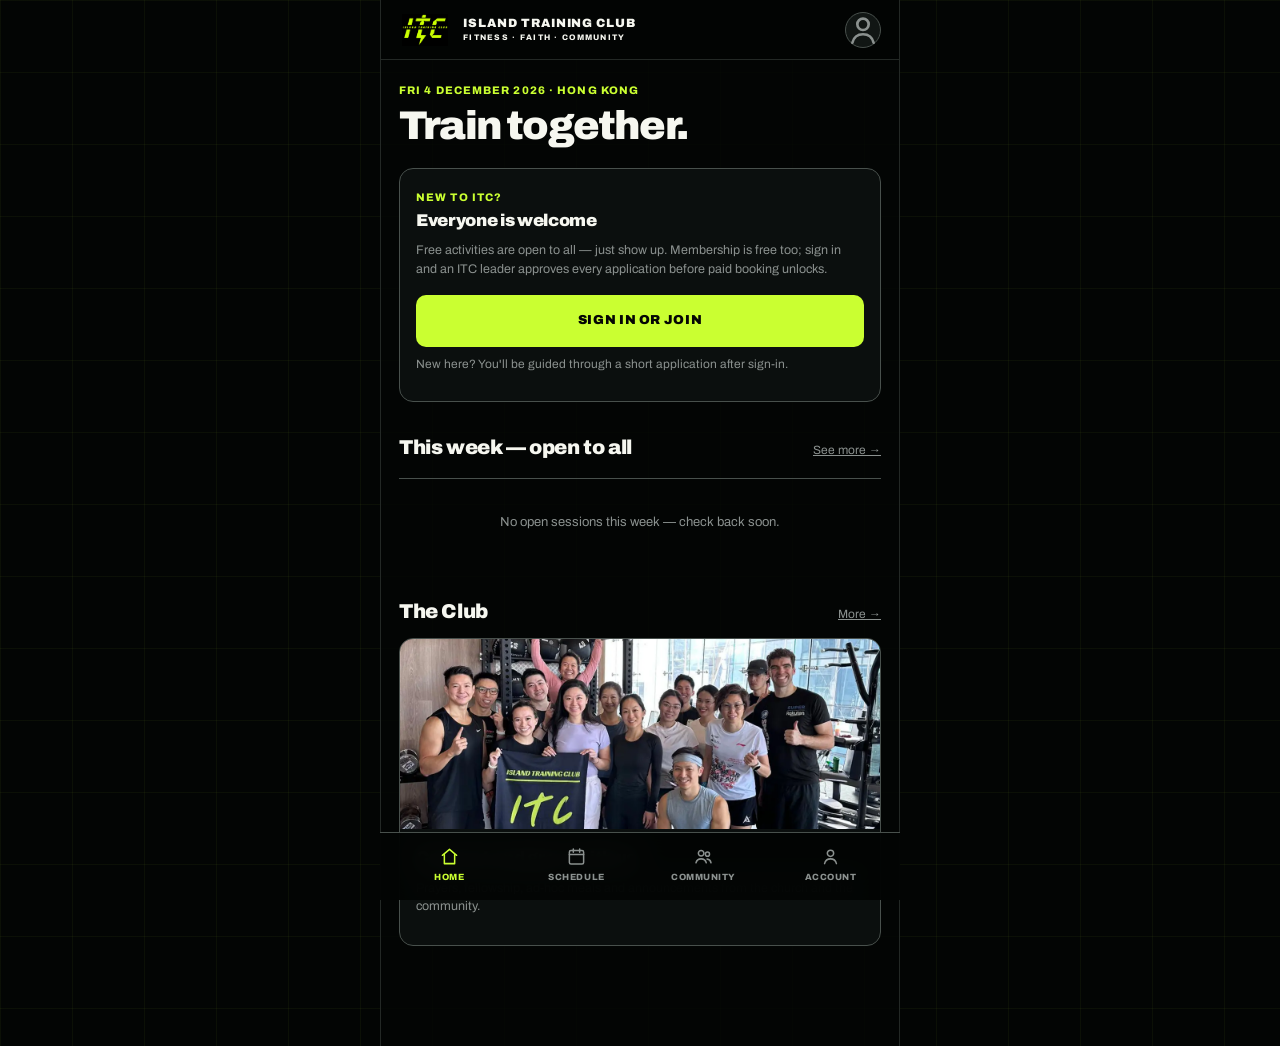
<file: app/index.html>
<!doctype html>
<html lang="en">
<head>
  <meta charset="utf-8">
  <meta name="viewport" content="width=device-width, initial-scale=1, viewport-fit=cover">
  <meta name="theme-color" content="#030504">
  <title>Island Training Club</title>
  <link rel="manifest" href="/app/manifest.webmanifest">
  <link rel="icon" type="image/png" sizes="48x48" href="/assets/itc/favicon-48.png">
  <link rel="preload" href="/assets/fonts/archivo-latin-variable.woff2" as="font" type="font/woff2" crossorigin>
  <link rel="stylesheet" href="/app/styles.css">
  <script>
    // Live deployment values (hardcoded — Vercel does NOT inject env vars
    // into vanilla static HTML). The anon key is designed to be public; RLS
    // protects the data behind it. To run against localStorage + seeds
    // instead, set both to "" before serving locally.
    window.SUPABASE_URL = "https://krxbvgyolxvmzgysfjkj.supabase.co";
    window.SUPABASE_ANON_KEY = "eyJhbGciOiJIUzI1NiIsInR5cCI6IkpXVCJ9.eyJpc3MiOiJzdXBhYmFzZSIsInJlZiI6ImtyeGJ2Z3lvbHh2bXpneXNmamtqIiwicm9sZSI6ImFub24iLCJpYXQiOjE3ODU2NzQ2NzEsImV4cCI6MjEwMTI1MDY3MX0.kbkNnSkMINcqziHo12Sl8auaGQ5KtxtqWwCFZlXeyzg";
    // Public VAPID key for Web Push (private key lives only in Edge Function secrets).
    window.VAPID_PUBLIC_KEY = "BAuwrBA_naFlYjZIXScAZovuyMgJzzLH6nJghwmpqXHq3e7cXVQ4dgfbyFJh-NSAg8S2tWYyn73iBXv0h9ZUlfM";
  </script>
  <script type="module">
    // esm.sh ships supabase-js as a pure ESM module (it only `export`s
    // createClient), so a bare <script src="…"> tag leaves window.supabase
    // undefined and config.js's createClient branch never fires. Import
    // createClient here and expose it on window so config.js can pick it up.
    import { createClient } from "https://esm.sh/@supabase/supabase-js@2";
    window.supabase = { createClient };
  </script>
</head>
<body>
  <div class="app-shell">
    <header class="top-bar">
      <a href="#/home" class="top-logo" aria-label="Island Training Club home">
        <img src="/assets/itc/logo-header.png" alt="ITC">
      </a>
      <div class="top-wordmark">
        <strong>Island Training Club</strong>
        <span>Fitness · Faith · Community</span>
      </div>
          <a id="top-notifications" class="top-icon-button" href="#/notifications" hidden></a>
    <a href="#/account" class="top-avatar" id="top-avatar" data-avatar-surface="top" aria-label="Account">·</a>
    </header>

          <div id="route-loader" class="route-loader" role="status" aria-live="polite" hidden>Loading…</div>
<main id="view" class="view" tabindex="-1"></main>

    <nav class="bottom-nav" id="bottom-nav" aria-label="Primary"></nav>
  </div>

  <div class="toast-stack" id="toast-stack" aria-live="polite"></div>

  <script type="module" src="/app/js/config.js"></script>
  <script type="module" src="/app/js/app.js"></script>
</body>
</html>
</file>
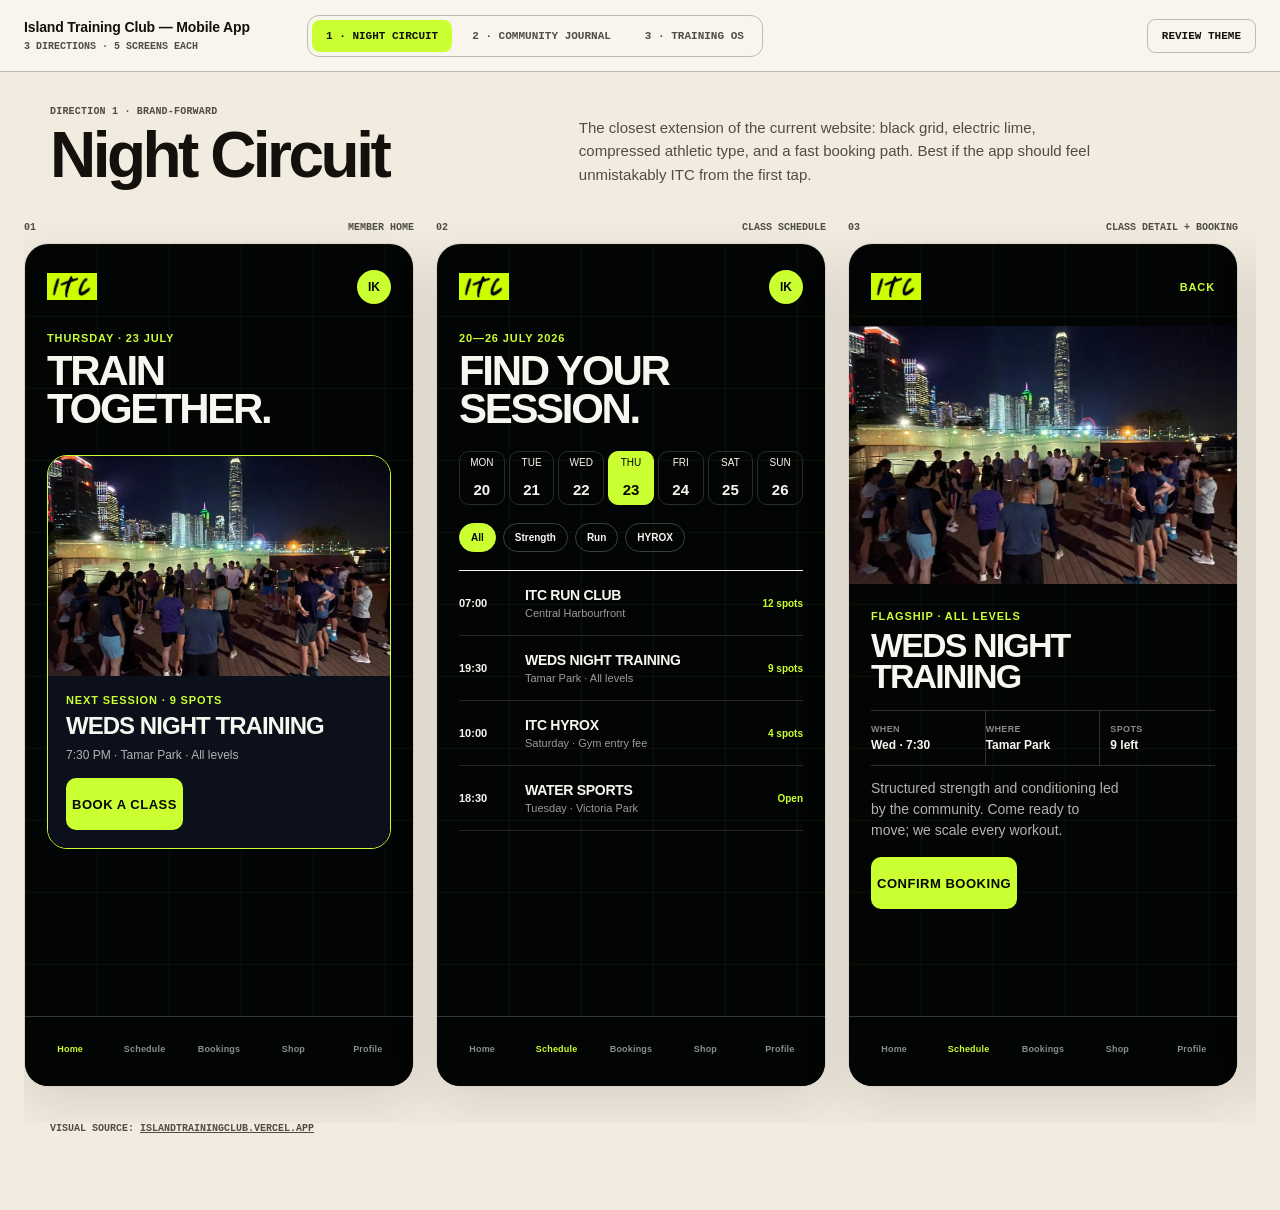
<file: itc-mobile-design-directions.html>
<!doctype html>
<html lang="en">
<head>
  <meta charset="utf-8">
  <meta name="viewport" content="width=device-width, initial-scale=1">
  <meta name="artifact-branding" content="target">
  <meta name="artifact-style" content="house">
  <title>Island Training Club — Mobile App Directions</title>
  <script>
    const savedTheme = localStorage.getItem("itc-review-theme");
    const systemDark = window.matchMedia("(prefers-color-scheme: dark)").matches;
    document.documentElement.dataset.theme = savedTheme || (systemDark ? "dark" : "light");
  </script>
  <style>
    :root {
      color-scheme: light;
      --paper: oklch(94.5% 0.018 88);
      --paper-raised: oklch(97% 0.012 88);
      --ink: oklch(18% 0.012 82);
      --muted: oklch(42% 0.012 82);
      --rule: oklch(79% 0.018 82);
      --accent: #caff31;
      --toolbar: rgba(248, 246, 237, .92);
      --shadow: 0 18px 50px rgba(30, 26, 16, .12);
    }

    @media (prefers-color-scheme: dark) {
      :root {
        color-scheme: dark;
        --paper: oklch(17% 0.012 82);
        --paper-raised: oklch(21% 0.012 82);
        --ink: oklch(92% 0.012 88);
        --muted: oklch(70% 0.012 88);
        --rule: oklch(33% 0.012 82);
        --toolbar: rgba(25, 24, 21, .92);
        --shadow: 0 18px 50px rgba(0, 0, 0, .35);
      }
    }

    :root[data-theme="light"] {
      color-scheme: light;
      --paper: oklch(94.5% 0.018 88);
      --paper-raised: oklch(97% 0.012 88);
      --ink: oklch(18% 0.012 82);
      --muted: oklch(42% 0.012 82);
      --rule: oklch(79% 0.018 82);
      --toolbar: rgba(248, 246, 237, .92);
      --shadow: 0 18px 50px rgba(30, 26, 16, .12);
    }

    :root[data-theme="dark"] {
      color-scheme: dark;
      --paper: oklch(17% 0.012 82);
      --paper-raised: oklch(21% 0.012 82);
      --ink: oklch(92% 0.012 88);
      --muted: oklch(70% 0.012 88);
      --rule: oklch(33% 0.012 82);
      --toolbar: rgba(25, 24, 21, .92);
      --shadow: 0 18px 50px rgba(0, 0, 0, .35);
    }

    * { box-sizing: border-box; }

    body {
      margin: 0;
      background: var(--paper);
      color: var(--ink);
      font-family: ui-sans-serif, -apple-system, BlinkMacSystemFont, "Segoe UI", sans-serif;
    }

    button { font: inherit; }

    .review-bar {
      position: sticky;
      top: 0;
      z-index: 30;
      display: flex;
      align-items: center;
      gap: 18px;
      min-height: 72px;
      padding: 12px 24px;
      border-bottom: 1px solid var(--rule);
      background: var(--toolbar);
      backdrop-filter: blur(18px);
    }

    .review-title {
      min-width: 265px;
    }

    .review-title strong {
      display: block;
      font-size: 14px;
      letter-spacing: -.01em;
    }

    .review-title span {
      color: var(--muted);
      font: 700 10px ui-monospace, SFMono-Regular, Menlo, monospace;
      text-transform: uppercase;
    }

    .tabs {
      display: flex;
      gap: 6px;
      padding: 4px;
      border: 1px solid var(--rule);
      border-radius: 12px;
      background: var(--paper-raised);
    }

    .tab,
    .theme-toggle {
      border: 0;
      border-radius: 8px;
      background: transparent;
      color: var(--muted);
      cursor: pointer;
      font: 700 11px ui-monospace, SFMono-Regular, Menlo, monospace;
      text-transform: uppercase;
      padding: 10px 14px;
    }

    .tab[aria-selected="true"] {
      color: #10110d;
      background: var(--accent);
    }

    .theme-toggle {
      margin-left: auto;
      border: 1px solid var(--rule);
      color: var(--ink);
    }

    .direction {
      display: none;
      padding: 34px 24px 52px;
    }

    .direction.active { display: block; }

    .direction-intro {
      display: grid;
      grid-template-columns: minmax(260px, 1fr) minmax(320px, 1.3fr);
      gap: 28px;
      max-width: 1180px;
      margin: 0 auto 28px;
      align-items: end;
    }

    .eyebrow {
      color: var(--muted);
      font: 700 10px ui-monospace, SFMono-Regular, Menlo, monospace;
      letter-spacing: .02em;
      text-transform: uppercase;
    }

    .direction-intro h1 {
      margin: 8px 0 0;
      max-width: 12ch;
      font-size: clamp(38px, 5vw, 70px);
      line-height: .95;
      letter-spacing: -.055em;
    }

    .direction-intro p {
      max-width: 62ch;
      margin: 0;
      color: var(--muted);
      font-size: 15px;
      line-height: 1.55;
    }

    .screen-rail {
      display: flex;
      gap: 22px;
      overflow-x: auto;
      overscroll-behavior-inline: contain;
      scroll-snap-type: x proximity;
      padding: 8px max(24px, calc((100vw - 1180px) / 2)) 36px;
    }

    .screen-wrap {
      flex: 0 0 390px;
      scroll-snap-align: start;
    }

    .screen-label {
      display: flex;
      justify-content: space-between;
      margin-bottom: 10px;
      color: var(--muted);
      font: 700 10px ui-monospace, SFMono-Regular, Menlo, monospace;
      text-transform: uppercase;
    }

    .phone {
      position: relative;
      width: 390px;
      height: 844px;
      overflow: hidden;
      border: 1px solid rgba(128, 128, 128, .24);
      border-radius: 24px;
      box-shadow: var(--shadow);
    }

    .app {
      position: relative;
      height: 100%;
      padding: 24px 22px 86px;
      overflow: hidden;
      font-family: Arial, Helvetica, sans-serif;
    }

    .app h2,
    .app h3,
    .app p { margin: 0; }

    .app-logo {
      display: block;
      width: 50px;
      height: 30px;
      object-fit: contain;
    }

    .app-top {
      display: flex;
      justify-content: space-between;
      align-items: center;
      min-height: 38px;
    }

    .avatar {
      display: grid;
      width: 34px;
      height: 34px;
      place-items: center;
      border-radius: 50%;
      font-size: 12px;
      font-weight: 800;
    }

    .kicker {
      margin-top: 26px;
      font-size: 11px;
      font-weight: 800;
      letter-spacing: .08em;
      text-transform: uppercase;
    }

    .display {
      margin-top: 8px !important;
      max-width: 9ch;
      font-size: 42px;
      font-stretch: condensed;
      font-weight: 900;
      letter-spacing: -.055em;
      line-height: .92;
      text-transform: uppercase;
    }

    .subcopy {
      margin-top: 12px !important;
      max-width: 32ch;
      font-size: 14px;
      line-height: 1.5;
      opacity: .72;
    }

    .photo {
      width: 100%;
      object-fit: cover;
      display: block;
    }

    .primary {
      display: flex;
      align-items: center;
      justify-content: center;
      min-height: 52px;
      border: 0;
      font-size: 13px;
      font-weight: 900;
      letter-spacing: .04em;
      text-transform: uppercase;
    }

    .bottom-nav {
      position: absolute;
      left: 0;
      right: 0;
      bottom: 0;
      display: grid;
      grid-template-columns: repeat(5, 1fr);
      min-height: 70px;
      padding: 10px 8px 14px;
      align-items: center;
    }

    .bottom-nav span {
      text-align: center;
      font-size: 9px;
      font-weight: 800;
      letter-spacing: .02em;
    }

    .week {
      display: grid;
      grid-template-columns: repeat(7, 1fr);
      gap: 4px;
      margin-top: 22px;
    }

    .day {
      display: grid;
      min-height: 54px;
      place-items: center;
      border-radius: 10px;
      font-size: 10px;
      line-height: 1.05;
      text-transform: uppercase;
    }

    .day strong { font-size: 15px; }

    .filters {
      display: flex;
      gap: 7px;
      overflow: hidden;
      margin-top: 18px;
    }

    .filters span {
      white-space: nowrap;
      border-radius: 999px;
      padding: 8px 11px;
      font-size: 10px;
      font-weight: 800;
    }

    .session-list {
      margin-top: 18px;
      border-top: 1px solid currentColor;
    }

    .session-row {
      display: grid;
      grid-template-columns: 54px 1fr auto;
      gap: 12px;
      align-items: center;
      padding: 16px 0;
      border-bottom: 1px solid rgba(128, 128, 128, .28);
    }

    .session-row time {
      font-size: 11px;
      font-weight: 900;
    }

    .session-row h3 {
      font-size: 14px;
      font-weight: 900;
      letter-spacing: -.02em;
      text-transform: uppercase;
    }

    .session-row p {
      margin-top: 4px;
      font-size: 11px;
      opacity: .62;
    }

    .session-row b {
      font-size: 10px;
    }

    .detail-photo {
      height: 258px;
      margin: 20px -22px 0;
      width: calc(100% + 44px);
    }

    .detail-meta {
      display: grid;
      grid-template-columns: repeat(3, 1fr);
      margin-top: 18px;
      border-block: 1px solid rgba(128, 128, 128, .35);
    }

    .detail-meta div {
      padding: 13px 8px 13px 0;
      border-right: 1px solid rgba(128, 128, 128, .35);
    }

    .detail-meta div:last-child { border-right: 0; padding-left: 10px; }

    .detail-meta small {
      display: block;
      font-size: 9px;
      font-weight: 800;
      letter-spacing: .04em;
      text-transform: uppercase;
      opacity: .55;
    }

    .detail-meta strong {
      display: block;
      margin-top: 4px;
      font-size: 12px;
    }

    .booking-list {
      margin-top: 22px;
    }

    .booking-card {
      margin-bottom: 13px;
      padding: 16px;
    }

    .booking-card header {
      display: flex;
      justify-content: space-between;
      align-items: start;
      gap: 12px;
    }

    .booking-card h3 {
      font-size: 17px;
      font-weight: 900;
      text-transform: uppercase;
    }

    .booking-card p {
      margin-top: 8px;
      font-size: 12px;
      line-height: 1.5;
      opacity: .68;
    }

    .status {
      padding: 6px 8px;
      font-size: 9px;
      font-weight: 900;
      text-transform: uppercase;
    }

    .product-photo {
      height: 390px;
      margin: 20px -22px 0;
      width: calc(100% + 44px);
      object-position: 50% 34%;
    }

    .product-line {
      display: flex;
      justify-content: space-between;
      align-items: start;
      gap: 18px;
      margin-top: 20px;
    }

    .product-line h3 {
      font-size: 22px;
      font-weight: 900;
      text-transform: uppercase;
    }

    .sizes {
      display: flex;
      gap: 8px;
      margin: 18px 0;
    }

    .sizes span {
      display: grid;
      width: 42px;
      height: 38px;
      place-items: center;
      font-size: 11px;
      font-weight: 900;
    }

    /* Direction 1: Night Circuit */
    .night .app {
      color: #f6f7f0;
      background-color: #030504;
      background-image:
        linear-gradient(rgba(202, 255, 49, .045) 1px, transparent 1px),
        linear-gradient(90deg, rgba(202, 255, 49, .045) 1px, transparent 1px);
      background-size: 72px 72px;
    }

    .night .avatar {
      color: #050704;
      background: #caff31;
    }

    .night .kicker,
    .night .session-row b { color: #caff31; }

    .night .hero-booking {
      margin-top: 26px;
      border: 1px solid #caff31;
      border-radius: 20px;
      overflow: hidden;
    }

    .night .hero-booking .photo { height: 220px; }

    .night .hero-copy {
      padding: 18px;
      background: #0b101a;
    }

    .night .hero-copy h3 {
      margin-top: 6px;
      font-size: 24px;
      font-weight: 900;
      letter-spacing: -.04em;
      text-transform: uppercase;
    }

    .night .hero-copy p {
      margin-top: 8px;
      font-size: 12px;
      opacity: .7;
    }

    .night .primary {
      margin-top: 16px;
      color: #050704;
      background: #caff31;
      border-radius: 10px;
    }

    .night .bottom-nav {
      color: #888f8f;
      border-top: 1px solid #30373a;
      background: #030504;
    }

    .night .bottom-nav .active { color: #caff31; }

    .night .day { border: 1px solid #282d2b; }
    .night .day.active { color: #050704; background: #caff31; border-color: #caff31; }
    .night .filters span { border: 1px solid #3b403d; }
    .night .filters .active { color: #050704; background: #caff31; border-color: #caff31; }
    .night .booking-card { border: 1px solid #2a302e; border-radius: 14px; background: #0b0f0e; }
    .night .status { color: #050704; background: #caff31; border-radius: 999px; }
    .night .sizes span { border: 1px solid #3a403e; border-radius: 8px; }
    .night .sizes .active { color: #050704; background: #caff31; border-color: #caff31; }

    /* Direction 2: Community Journal */
    .journal .app {
      color: #12130f;
      background: #f2efe4;
      font-family: "Helvetica Neue", Arial, sans-serif;
    }

    .journal .app-logo {
      filter: contrast(1.1);
    }

    .journal .avatar {
      color: #f7f5ec;
      background: #151713;
    }

    .journal .display {
      max-width: 10ch;
      font-family: Georgia, "Times New Roman", serif;
      font-weight: 400;
      letter-spacing: -.06em;
      text-transform: none;
    }

    .journal .kicker { color: #4e5147; }

    .journal .journal-photo {
      height: 310px;
      margin-top: 22px;
      border-radius: 2px;
    }

    .journal .journal-next {
      display: grid;
      grid-template-columns: 92px 1fr;
      gap: 15px;
      margin-top: 16px;
      padding-block: 15px;
      border-block: 1px solid #1c1e18;
    }

    .journal .journal-next time {
      font: 400 34px/1 Georgia, serif;
    }

    .journal .journal-next h3 {
      font-size: 17px;
      text-transform: uppercase;
    }

    .journal .journal-next p {
      margin-top: 5px;
      color: #5d6056;
      font-size: 12px;
    }

    .journal .primary {
      margin-top: 16px;
      color: #12130f;
      background: #caff31;
      border: 1px solid #12130f;
    }

    .journal .bottom-nav {
      color: #5c6055;
      border-top: 1px solid #1d1f19;
      background: #f2efe4;
    }

    .journal .bottom-nav .active { color: #12130f; text-decoration: underline; text-underline-offset: 5px; }
    .journal .day { border-bottom: 1px solid #989b90; border-radius: 0; }
    .journal .day.active { background: #caff31; border: 1px solid #12130f; border-radius: 999px; }
    .journal .filters span { border: 1px solid #8c8f84; border-radius: 0; }
    .journal .filters .active { color: #f6f5ec; background: #151713; border-color: #151713; }
    .journal .session-list { border-top: 2px solid #151713; }
    .journal .session-row { grid-template-columns: 48px 1fr auto; }
    .journal .session-row h3 { font-family: Georgia, serif; font-weight: 400; text-transform: none; }
    .journal .detail-photo { height: 300px; }
    .journal .booking-card { border-bottom: 1px solid #1d1f19; padding: 17px 0; }
    .journal .booking-card h3 { font-family: Georgia, serif; font-weight: 400; text-transform: none; }
    .journal .status { color: #12130f; background: #caff31; border: 1px solid #12130f; }
    .journal .sizes span { border-bottom: 1px solid #12130f; }
    .journal .sizes .active { background: #151713; color: #f2efe4; }

    /* Direction 3: Training OS */
    .os .app {
      color: #0a0c08;
      background-color: #d7ff3b;
      background-image:
        linear-gradient(rgba(8, 10, 6, .08) 1px, transparent 1px),
        linear-gradient(90deg, rgba(8, 10, 6, .08) 1px, transparent 1px);
      background-size: 44px 44px;
      font-family: ui-monospace, SFMono-Regular, Menlo, monospace;
    }

    .os .app-logo {
      padding: 5px 7px;
      background: #080a07;
    }

    .os .avatar {
      color: #d7ff3b;
      background: #080a07;
      border-radius: 2px;
    }

    .os .display {
      max-width: 10ch;
      font-family: Arial, Helvetica, sans-serif;
      font-size: 45px;
    }

    .os .os-panel {
      margin: 22px -10px 0;
      padding: 18px;
      color: #f3f4ed;
      background: #090b08;
    }

    .os .os-panel .photo {
      height: 230px;
      filter: grayscale(1) contrast(1.12);
    }

    .os .os-panel header {
      display: flex;
      justify-content: space-between;
      gap: 12px;
      margin-top: 15px;
      align-items: start;
    }

    .os .os-panel h3 {
      max-width: 10ch;
      font-family: Arial, Helvetica, sans-serif;
      font-size: 22px;
      font-weight: 900;
      line-height: .95;
      text-transform: uppercase;
    }

    .os .os-panel small {
      color: #d7ff3b;
      font-size: 9px;
      text-align: right;
      text-transform: uppercase;
    }

    .os .primary {
      margin-top: 14px;
      color: #d7ff3b;
      background: #090b08;
      border-radius: 0;
    }

    .os .os-panel .primary {
      color: #090b08;
      background: #d7ff3b;
    }

    .os .bottom-nav {
      color: #090b08;
      border-top: 2px solid #090b08;
      background: #d7ff3b;
    }

    .os .bottom-nav .active { background: #090b08; color: #d7ff3b; padding: 8px 1px; }
    .os .day { border: 1px solid #090b08; border-radius: 0; }
    .os .day.active { color: #d7ff3b; background: #090b08; }
    .os .filters span { border: 1px solid #090b08; border-radius: 0; }
    .os .filters .active { color: #d7ff3b; background: #090b08; }
    .os .session-list { border-top: 3px solid #090b08; }
    .os .session-row { border-bottom: 1px solid #090b08; }
    .os .detail-photo { filter: grayscale(1) contrast(1.12); border-block: 3px solid #090b08; }
    .os .detail-meta { border-color: #090b08; }
    .os .detail-meta div { border-color: #090b08; }
    .os .booking-card { border: 2px solid #090b08; background: rgba(255,255,255,.12); }
    .os .status { color: #d7ff3b; background: #090b08; }
    .os .product-photo { filter: grayscale(1) contrast(1.2); border-block: 3px solid #090b08; }
    .os .sizes span { border: 1px solid #090b08; border-radius: 0; }
    .os .sizes .active { color: #d7ff3b; background: #090b08; }

    .source-note {
      max-width: 1180px;
      margin: 0 auto;
      padding: 0 0 24px;
      color: var(--muted);
      font: 700 10px ui-monospace, SFMono-Regular, Menlo, monospace;
      text-transform: uppercase;
    }

    .source-note a { color: inherit; }

    @media (max-width: 800px) {
      .review-bar { align-items: stretch; flex-wrap: wrap; padding: 12px; }
      .review-title { min-width: 100%; }
      .tabs { flex: 1; overflow-x: auto; }
      .tab { flex: 1; white-space: nowrap; }
      .theme-toggle { margin-left: 0; }
      .direction { padding-inline: 0; }
      .direction-intro { display: block; padding: 0 18px; }
      .direction-intro p { margin-top: 18px; }
      .screen-rail { padding-inline: 18px; }
    }
  </style>
</head>
<body data-branding="target" data-artifact-style="house">
  <header class="review-bar">
    <div class="review-title">
      <strong>Island Training Club — Mobile App</strong>
      <span>3 directions · 5 screens each</span>
    </div>
    <nav class="tabs" aria-label="Design directions">
      <button class="tab" data-target="night" aria-selected="true">1 · Night Circuit</button>
      <button class="tab" data-target="journal" aria-selected="false">2 · Community Journal</button>
      <button class="tab" data-target="os" aria-selected="false">3 · Training OS</button>
    </nav>
    <button class="theme-toggle" type="button">Review theme</button>
  </header>

  <main>
    <section class="direction active night" id="night">
      <div class="direction-intro">
        <div>
          <div class="eyebrow">Direction 1 · Brand-forward</div>
          <h1>Night Circuit</h1>
        </div>
        <p>The closest extension of the current website: black grid, electric lime, compressed athletic type, and a fast booking path. Best if the app should feel unmistakably ITC from the first tap.</p>
      </div>
      <div class="screen-rail">
        <article class="screen-wrap">
          <div class="screen-label"><span>01</span><span>Member home</span></div>
          <div class="phone"><div class="app">
            <div class="app-top"><img class="app-logo" src="assets/itc/logo.webp" alt="ITC"><div class="avatar">IK</div></div>
            <div class="kicker">Thursday · 23 July</div>
            <h2 class="display">Train together.</h2>
            <div class="hero-booking">
              <img class="photo" src="assets/itc/main.webp" alt="">
              <div class="hero-copy">
                <div class="kicker" style="margin-top:0">Next session · 9 spots</div>
                <h3>Weds Night Training</h3>
                <p>7:30 PM · Tamar Park · All levels</p>
                <button class="primary" type="button">Book a class</button>
              </div>
            </div>
            <nav class="bottom-nav"><span class="active">Home</span><span>Schedule</span><span>Bookings</span><span>Shop</span><span>Profile</span></nav>
          </div></div>
        </article>

        <article class="screen-wrap">
          <div class="screen-label"><span>02</span><span>Class schedule</span></div>
          <div class="phone"><div class="app">
            <div class="app-top"><img class="app-logo" src="assets/itc/logo.webp" alt="ITC"><div class="avatar">IK</div></div>
            <div class="kicker">20—26 July 2026</div>
            <h2 class="display">Find your session.</h2>
            <div class="week">
              <div class="day">Mon<strong>20</strong></div><div class="day">Tue<strong>21</strong></div><div class="day">Wed<strong>22</strong></div><div class="day active">Thu<strong>23</strong></div><div class="day">Fri<strong>24</strong></div><div class="day">Sat<strong>25</strong></div><div class="day">Sun<strong>26</strong></div>
            </div>
            <div class="filters"><span class="active">All</span><span>Strength</span><span>Run</span><span>HYROX</span></div>
            <div class="session-list">
              <div class="session-row"><time>07:00</time><div><h3>ITC Run Club</h3><p>Central Harbourfront</p></div><b>12 spots</b></div>
              <div class="session-row"><time>19:30</time><div><h3>Weds Night Training</h3><p>Tamar Park · All levels</p></div><b>9 spots</b></div>
              <div class="session-row"><time>10:00</time><div><h3>ITC HYROX</h3><p>Saturday · Gym entry fee</p></div><b>4 spots</b></div>
              <div class="session-row"><time>18:30</time><div><h3>Water Sports</h3><p>Tuesday · Victoria Park</p></div><b>Open</b></div>
            </div>
            <nav class="bottom-nav"><span>Home</span><span class="active">Schedule</span><span>Bookings</span><span>Shop</span><span>Profile</span></nav>
          </div></div>
        </article>

        <article class="screen-wrap">
          <div class="screen-label"><span>03</span><span>Class detail + booking</span></div>
          <div class="phone"><div class="app">
            <div class="app-top"><img class="app-logo" src="assets/itc/logo.webp" alt="ITC"><span class="kicker" style="margin-top:0">Back</span></div>
            <img class="photo detail-photo" src="assets/itc/main.webp" alt="">
            <div class="kicker">Flagship · All levels</div>
            <h2 class="display" style="font-size:34px;max-width:12ch">Weds Night Training</h2>
            <div class="detail-meta"><div><small>When</small><strong>Wed · 7:30</strong></div><div><small>Where</small><strong>Tamar Park</strong></div><div><small>Spots</small><strong>9 left</strong></div></div>
            <p class="subcopy">Structured strength and conditioning led by the community. Come ready to move; we scale every workout.</p>
            <button class="primary" type="button">Confirm booking</button>
            <nav class="bottom-nav"><span>Home</span><span class="active">Schedule</span><span>Bookings</span><span>Shop</span><span>Profile</span></nav>
          </div></div>
        </article>

        <article class="screen-wrap">
          <div class="screen-label"><span>04</span><span>My bookings</span></div>
          <div class="phone"><div class="app">
            <div class="app-top"><img class="app-logo" src="assets/itc/logo.webp" alt="ITC"><div class="avatar">IK</div></div>
            <div class="kicker">2 upcoming</div>
            <h2 class="display">My training.</h2>
            <div class="booking-list">
              <section class="booking-card"><header><div><div class="kicker" style="margin-top:0">Wed · 29 July</div><h3>Weds Night Training</h3></div><span class="status">Booked</span></header><p>7:30 PM · Tamar Park<br>All levels · 60 min</p></section>
              <section class="booking-card"><header><div><div class="kicker" style="margin-top:0">Sat · 1 August</div><h3>ITC HYROX</h3></div><span class="status">Booked</span></header><p>10:00 AM · Quarry Bay<br>Gym entry fee · 75 min</p></section>
            </div>
            <div class="kicker" style="margin-top:28px">Past sessions</div>
            <p class="subcopy">Your completed sessions and check-ins will appear here.</p>
            <nav class="bottom-nav"><span>Home</span><span>Schedule</span><span class="active">Bookings</span><span>Shop</span><span>Profile</span></nav>
          </div></div>
        </article>

        <article class="screen-wrap">
          <div class="screen-label"><span>05</span><span>Merch shop</span></div>
          <div class="phone"><div class="app">
            <div class="app-top"><img class="app-logo" src="assets/itc/logo.webp" alt="ITC"><span class="kicker" style="margin-top:0">Bag · 0</span></div>
            <div class="kicker">Community kit · Drop 01</div>
            <h2 class="display">Wear the club.</h2>
            <img class="photo product-photo" src="assets/itc/community.webp" alt="">
            <div class="product-line"><div><h3>ITC Core Tee</h3><p class="subcopy" style="margin-top:5px!important">Heavyweight black training tee</p></div><strong>HK$280</strong></div>
            <div class="sizes"><span>S</span><span class="active">M</span><span>L</span><span>XL</span></div>
            <button class="primary" type="button">Add to bag</button>
            <nav class="bottom-nav"><span>Home</span><span>Schedule</span><span>Bookings</span><span class="active">Shop</span><span>Profile</span></nav>
          </div></div>
        </article>
      </div>
      <div class="source-note">Visual source: <a href="https://islandtrainingclub.vercel.app/">islandtrainingclub.vercel.app</a></div>
    </section>

    <section class="direction journal" id="journal">
      <div class="direction-intro">
        <div>
          <div class="eyebrow">Direction 2 · Community-first</div>
          <h1>Community Journal</h1>
        </div>
        <p>A warmer, more human interpretation built around faces, shared sessions, and simple editorial layouts. Best if member belonging should lead and the athletic brand should feel welcoming rather than intense.</p>
      </div>
      <div class="screen-rail">
        <article class="screen-wrap">
          <div class="screen-label"><span>01</span><span>Member home</span></div>
          <div class="phone"><div class="app">
            <div class="app-top"><img class="app-logo" src="assets/itc/logo.webp" alt="ITC"><div class="avatar">IK</div></div>
            <div class="kicker">Thursday, 23 July</div>
            <h2 class="display">Good to see you.</h2>
            <img class="photo journal-photo" src="assets/itc/community.webp" alt="">
            <div class="journal-next"><time>7:30</time><div><h3>Weds Night Training</h3><p>Tamar Park · 9 places left</p></div></div>
            <button class="primary" type="button">Book this session</button>
            <nav class="bottom-nav"><span class="active">Home</span><span>Classes</span><span>My week</span><span>Shop</span><span>Profile</span></nav>
          </div></div>
        </article>

        <article class="screen-wrap">
          <div class="screen-label"><span>02</span><span>Class schedule</span></div>
          <div class="phone"><div class="app">
            <div class="app-top"><img class="app-logo" src="assets/itc/logo.webp" alt="ITC"><div class="avatar">IK</div></div>
            <div class="kicker">Week of 20 July</div>
            <h2 class="display">Make time to move.</h2>
            <div class="week">
              <div class="day">Mon<strong>20</strong></div><div class="day">Tue<strong>21</strong></div><div class="day">Wed<strong>22</strong></div><div class="day active">Thu<strong>23</strong></div><div class="day">Fri<strong>24</strong></div><div class="day">Sat<strong>25</strong></div><div class="day">Sun<strong>26</strong></div>
            </div>
            <div class="filters"><span class="active">All</span><span>Strength</span><span>Run</span><span>HYROX</span></div>
            <div class="session-list">
              <div class="session-row"><time>Mon</time><div><h3>ITC Run Club</h3><p>7:00 AM · Harbourfront</p></div><b>12</b></div>
              <div class="session-row"><time>Wed</time><div><h3>Weds Night Training</h3><p>7:30 PM · Tamar Park</p></div><b>9</b></div>
              <div class="session-row"><time>Sat</time><div><h3>ITC HYROX</h3><p>10:00 AM · Quarry Bay</p></div><b>4</b></div>
              <div class="session-row"><time>Sun</time><div><h3>Trail Running</h3><p>8:00 AM · Route shared soon</p></div><b>Open</b></div>
            </div>
            <nav class="bottom-nav"><span>Home</span><span class="active">Classes</span><span>My week</span><span>Shop</span><span>Profile</span></nav>
          </div></div>
        </article>

        <article class="screen-wrap">
          <div class="screen-label"><span>03</span><span>Class detail + booking</span></div>
          <div class="phone"><div class="app">
            <div class="app-top"><img class="app-logo" src="assets/itc/logo.webp" alt="ITC"><span class="kicker" style="margin-top:0">Back to classes</span></div>
            <img class="photo detail-photo" src="assets/itc/main.webp" alt="">
            <div class="kicker">Wednesday · 7:30 PM</div>
            <h2 class="display" style="font-size:35px;max-width:12ch">Weds Night Training</h2>
            <p class="subcopy">Our flagship all-level session at Tamar Park. Come as you are; the community will help you find your pace.</p>
            <div class="detail-meta"><div><small>Length</small><strong>60 min</strong></div><div><small>Level</small><strong>Everyone</strong></div><div><small>Places</small><strong>9 left</strong></div></div>
            <button class="primary" type="button">Reserve my spot</button>
            <nav class="bottom-nav"><span>Home</span><span class="active">Classes</span><span>My week</span><span>Shop</span><span>Profile</span></nav>
          </div></div>
        </article>

        <article class="screen-wrap">
          <div class="screen-label"><span>04</span><span>My bookings</span></div>
          <div class="phone"><div class="app">
            <div class="app-top"><img class="app-logo" src="assets/itc/logo.webp" alt="ITC"><div class="avatar">IK</div></div>
            <div class="kicker">Your next seven days</div>
            <h2 class="display">My week.</h2>
            <div class="booking-list">
              <section class="booking-card"><header><div><div class="kicker" style="margin-top:0">Wed · 29 July · 7:30 PM</div><h3>Weds Night Training</h3></div><span class="status">Going</span></header><p>Tamar Park · You’re joining 31 members.</p></section>
              <section class="booking-card"><header><div><div class="kicker" style="margin-top:0">Sat · 1 August · 10:00 AM</div><h3>ITC HYROX</h3></div><span class="status">Going</span></header><p>Quarry Bay · You’re joining 14 members.</p></section>
            </div>
            <div class="kicker" style="margin-top:30px">A note from the team</div>
            <p class="subcopy">Bring water, arrive ten minutes early, and look out for the lime ITC flag.</p>
            <nav class="bottom-nav"><span>Home</span><span>Classes</span><span class="active">My week</span><span>Shop</span><span>Profile</span></nav>
          </div></div>
        </article>

        <article class="screen-wrap">
          <div class="screen-label"><span>05</span><span>Merch shop</span></div>
          <div class="phone"><div class="app">
            <div class="app-top"><img class="app-logo" src="assets/itc/logo.webp" alt="ITC"><span class="kicker" style="margin-top:0">Bag · 0</span></div>
            <div class="kicker">Made for the community</div>
            <h2 class="display">Community kit.</h2>
            <img class="photo product-photo" src="assets/itc/community.webp" alt="">
            <div class="product-line"><div><h3>Club Training Tee</h3><p class="subcopy" style="margin-top:5px!important">Black · Unisex fit</p></div><strong>HK$280</strong></div>
            <div class="sizes"><span>S</span><span class="active">M</span><span>L</span><span>XL</span></div>
            <button class="primary" type="button">Add to bag</button>
            <nav class="bottom-nav"><span>Home</span><span>Classes</span><span>My week</span><span class="active">Shop</span><span>Profile</span></nav>
          </div></div>
        </article>
      </div>
      <div class="source-note">Visual source: <a href="https://islandtrainingclub.vercel.app/">islandtrainingclub.vercel.app</a></div>
    </section>

    <section class="direction os" id="os">
      <div class="direction-intro">
        <div>
          <div class="eyebrow">Direction 3 · Utility-first</div>
          <h1>Training OS</h1>
        </div>
        <p>A sharper operating system for committed members: dense weekly planning, clear availability, fast status reading, and direct actions. Best if bookings and repeat training habits matter more than editorial storytelling.</p>
      </div>
      <div class="screen-rail">
        <article class="screen-wrap">
          <div class="screen-label"><span>01</span><span>Member home</span></div>
          <div class="phone"><div class="app">
            <div class="app-top"><img class="app-logo" src="assets/itc/logo.webp" alt="ITC"><div class="avatar">IK</div></div>
            <div class="kicker">Thu 23 Jul · Hong Kong</div>
            <h2 class="display">Your next move.</h2>
            <section class="os-panel">
              <img class="photo" src="assets/itc/main.webp" alt="">
              <header><div><div class="kicker" style="margin-top:0;color:#d7ff3b">Next / 19:30</div><h3>Weds Night Training</h3></div><small>Tamar Park<br>9 spots<br>All levels</small></header>
              <button class="primary" type="button">Book</button>
            </section>
            <nav class="bottom-nav"><span class="active">Today</span><span>Plan</span><span>Bookings</span><span>Shop</span><span>Account</span></nav>
          </div></div>
        </article>

        <article class="screen-wrap">
          <div class="screen-label"><span>02</span><span>Class schedule</span></div>
          <div class="phone"><div class="app">
            <div class="app-top"><img class="app-logo" src="assets/itc/logo.webp" alt="ITC"><div class="avatar">IK</div></div>
            <div class="kicker">Plan / Week 30</div>
            <h2 class="display">20—26 July.</h2>
            <div class="week">
              <div class="day">M<strong>20</strong></div><div class="day">T<strong>21</strong></div><div class="day">W<strong>22</strong></div><div class="day active">T<strong>23</strong></div><div class="day">F<strong>24</strong></div><div class="day">S<strong>25</strong></div><div class="day">S<strong>26</strong></div>
            </div>
            <div class="filters"><span class="active">ALL</span><span>RUN</span><span>STRENGTH</span><span>HYROX</span></div>
            <div class="session-list">
              <div class="session-row"><time>MON<br>0700</time><div><h3>Run Club</h3><p>Central Harbourfront</p></div><b>12/24</b></div>
              <div class="session-row"><time>WED<br>1930</time><div><h3>Night Training</h3><p>Tamar Park · 60 min</p></div><b>31/40</b></div>
              <div class="session-row"><time>SAT<br>1000</time><div><h3>HYROX</h3><p>Quarry Bay · 75 min</p></div><b>14/18</b></div>
              <div class="session-row"><time>SUN<br>0800</time><div><h3>Trail Run</h3><p>Route pending · 90 min</p></div><b>Open</b></div>
            </div>
            <nav class="bottom-nav"><span>Today</span><span class="active">Plan</span><span>Bookings</span><span>Shop</span><span>Account</span></nav>
          </div></div>
        </article>

        <article class="screen-wrap">
          <div class="screen-label"><span>03</span><span>Class detail + booking</span></div>
          <div class="phone"><div class="app">
            <div class="app-top"><img class="app-logo" src="assets/itc/logo.webp" alt="ITC"><span class="kicker" style="margin-top:0">Class / WNT-0729</span></div>
            <img class="photo detail-photo" src="assets/itc/main.webp" alt="">
            <div class="kicker">Wed 29 Jul · 19:30—20:30</div>
            <h2 class="display" style="font-size:35px;max-width:12ch">Weds Night Training</h2>
            <div class="detail-meta"><div><small>Load</small><strong>Moderate</strong></div><div><small>Capacity</small><strong>31 / 40</strong></div><div><small>Leader</small><strong>ITC Team</strong></div></div>
            <p class="subcopy">Warm-up / strength circuit / conditioning / cooldown. Scaled options available for every movement.</p>
            <button class="primary" type="button">Confirm booking</button>
            <nav class="bottom-nav"><span>Today</span><span class="active">Plan</span><span>Bookings</span><span>Shop</span><span>Account</span></nav>
          </div></div>
        </article>

        <article class="screen-wrap">
          <div class="screen-label"><span>04</span><span>My bookings</span></div>
          <div class="phone"><div class="app">
            <div class="app-top"><img class="app-logo" src="assets/itc/logo.webp" alt="ITC"><div class="avatar">IK</div></div>
            <div class="kicker">Training log / Upcoming</div>
            <h2 class="display">2 booked.</h2>
            <div class="booking-list">
              <section class="booking-card"><header><div><div class="kicker" style="margin-top:0">WNT-0729 / Wed 19:30</div><h3>Weds Night Training</h3></div><span class="status">Booked</span></header><p>Tamar Park / Arrive 19:20 / 60 min</p></section>
              <section class="booking-card"><header><div><div class="kicker" style="margin-top:0">HYX-0801 / Sat 10:00</div><h3>ITC HYROX</h3></div><span class="status">Booked</span></header><p>Quarry Bay / Gym fee / 75 min</p></section>
            </div>
            <div class="kicker" style="margin-top:28px">Check-in rule</div>
            <p class="subcopy">Your booking becomes a completed session after leader check-in.</p>
            <nav class="bottom-nav"><span>Today</span><span>Plan</span><span class="active">Bookings</span><span>Shop</span><span>Account</span></nav>
          </div></div>
        </article>

        <article class="screen-wrap">
          <div class="screen-label"><span>05</span><span>Merch shop</span></div>
          <div class="phone"><div class="app">
            <div class="app-top"><img class="app-logo" src="assets/itc/logo.webp" alt="ITC"><span class="kicker" style="margin-top:0">Bag / 00</span></div>
            <div class="kicker">Equipment / Apparel / 001</div>
            <h2 class="display">Core training tee.</h2>
            <img class="photo product-photo" src="assets/itc/community.webp" alt="">
            <div class="product-line"><div><h3>ITC / Core Tee</h3><p class="subcopy" style="margin-top:5px!important">240 GSM / Black / Unisex</p></div><strong>HK$280</strong></div>
            <div class="sizes"><span>S</span><span class="active">M</span><span>L</span><span>XL</span></div>
            <button class="primary" type="button">Add to bag / 01</button>
            <nav class="bottom-nav"><span>Today</span><span>Plan</span><span>Bookings</span><span class="active">Shop</span><span>Account</span></nav>
          </div></div>
        </article>
      </div>
      <div class="source-note">Visual source: <a href="https://islandtrainingclub.vercel.app/">islandtrainingclub.vercel.app</a></div>
    </section>
  </main>

  <script>
    const tabs = [...document.querySelectorAll(".tab")];
    const directions = [...document.querySelectorAll(".direction")];

    tabs.forEach((tab) => {
      tab.addEventListener("click", () => {
        tabs.forEach((candidate) => candidate.setAttribute("aria-selected", "false"));
        tab.setAttribute("aria-selected", "true");
        directions.forEach((direction) => direction.classList.toggle("active", direction.id === tab.dataset.target));
        window.scrollTo({ top: 0, behavior: "smooth" });
      });
    });

    document.querySelector(".theme-toggle").addEventListener("click", () => {
      const next = document.documentElement.dataset.theme === "dark" ? "light" : "dark";
      document.documentElement.dataset.theme = next;
      localStorage.setItem("itc-review-theme", next);
    });
  </script>
</body>
</html>
</file>
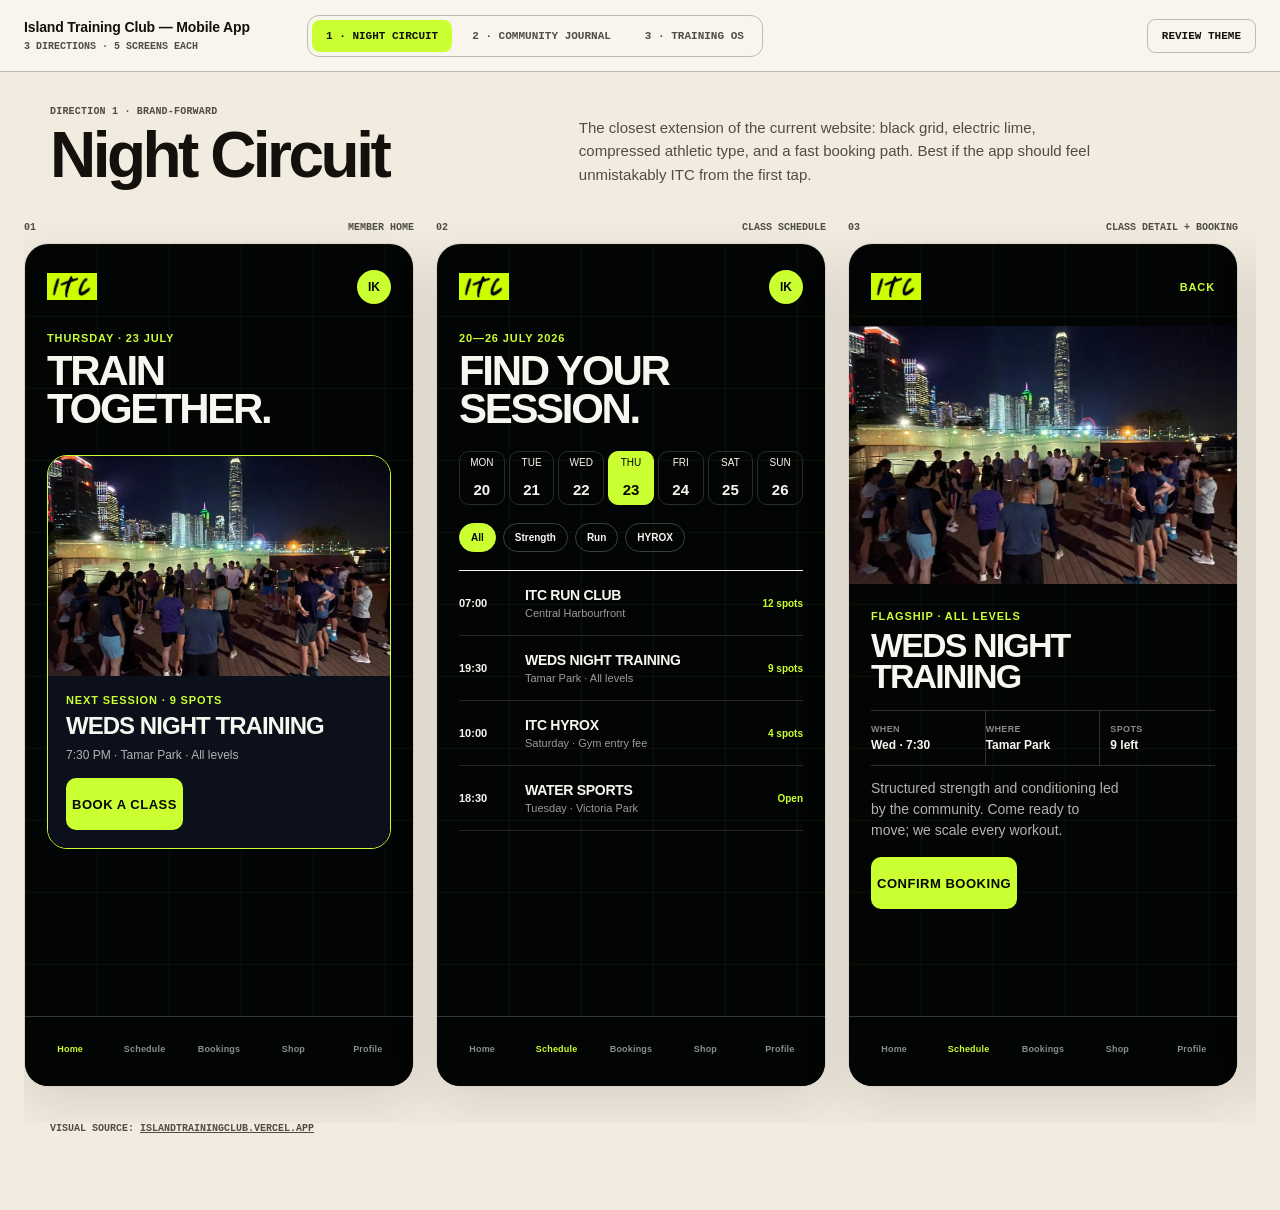
<file: references/itc-mobile-design-directions.html>
<!doctype html>
<html lang="en">
<head>
  <meta charset="utf-8">
  <meta name="viewport" content="width=device-width, initial-scale=1">
  <meta name="artifact-branding" content="target">
  <meta name="artifact-style" content="house">
  <title>Island Training Club — Mobile App Directions</title>
  <script>
    const savedTheme = localStorage.getItem("itc-review-theme");
    const systemDark = window.matchMedia("(prefers-color-scheme: dark)").matches;
    document.documentElement.dataset.theme = savedTheme || (systemDark ? "dark" : "light");
  </script>
  <style>
    :root {
      color-scheme: light;
      --paper: oklch(94.5% 0.018 88);
      --paper-raised: oklch(97% 0.012 88);
      --ink: oklch(18% 0.012 82);
      --muted: oklch(42% 0.012 82);
      --rule: oklch(79% 0.018 82);
      --accent: #caff31;
      --toolbar: rgba(248, 246, 237, .92);
      --shadow: 0 18px 50px rgba(30, 26, 16, .12);
    }

    @media (prefers-color-scheme: dark) {
      :root {
        color-scheme: dark;
        --paper: oklch(17% 0.012 82);
        --paper-raised: oklch(21% 0.012 82);
        --ink: oklch(92% 0.012 88);
        --muted: oklch(70% 0.012 88);
        --rule: oklch(33% 0.012 82);
        --toolbar: rgba(25, 24, 21, .92);
        --shadow: 0 18px 50px rgba(0, 0, 0, .35);
      }
    }

    :root[data-theme="light"] {
      color-scheme: light;
      --paper: oklch(94.5% 0.018 88);
      --paper-raised: oklch(97% 0.012 88);
      --ink: oklch(18% 0.012 82);
      --muted: oklch(42% 0.012 82);
      --rule: oklch(79% 0.018 82);
      --toolbar: rgba(248, 246, 237, .92);
      --shadow: 0 18px 50px rgba(30, 26, 16, .12);
    }

    :root[data-theme="dark"] {
      color-scheme: dark;
      --paper: oklch(17% 0.012 82);
      --paper-raised: oklch(21% 0.012 82);
      --ink: oklch(92% 0.012 88);
      --muted: oklch(70% 0.012 88);
      --rule: oklch(33% 0.012 82);
      --toolbar: rgba(25, 24, 21, .92);
      --shadow: 0 18px 50px rgba(0, 0, 0, .35);
    }

    * { box-sizing: border-box; }

    body {
      margin: 0;
      background: var(--paper);
      color: var(--ink);
      font-family: ui-sans-serif, -apple-system, BlinkMacSystemFont, "Segoe UI", sans-serif;
    }

    button { font: inherit; }

    .review-bar {
      position: sticky;
      top: 0;
      z-index: 30;
      display: flex;
      align-items: center;
      gap: 18px;
      min-height: 72px;
      padding: 12px 24px;
      border-bottom: 1px solid var(--rule);
      background: var(--toolbar);
      backdrop-filter: blur(18px);
    }

    .review-title {
      min-width: 265px;
    }

    .review-title strong {
      display: block;
      font-size: 14px;
      letter-spacing: -.01em;
    }

    .review-title span {
      color: var(--muted);
      font: 700 10px ui-monospace, SFMono-Regular, Menlo, monospace;
      text-transform: uppercase;
    }

    .tabs {
      display: flex;
      gap: 6px;
      padding: 4px;
      border: 1px solid var(--rule);
      border-radius: 12px;
      background: var(--paper-raised);
    }

    .tab,
    .theme-toggle {
      border: 0;
      border-radius: 8px;
      background: transparent;
      color: var(--muted);
      cursor: pointer;
      font: 700 11px ui-monospace, SFMono-Regular, Menlo, monospace;
      text-transform: uppercase;
      padding: 10px 14px;
    }

    .tab[aria-selected="true"] {
      color: #10110d;
      background: var(--accent);
    }

    .theme-toggle {
      margin-left: auto;
      border: 1px solid var(--rule);
      color: var(--ink);
    }

    .direction {
      display: none;
      padding: 34px 24px 52px;
    }

    .direction.active { display: block; }

    .direction-intro {
      display: grid;
      grid-template-columns: minmax(260px, 1fr) minmax(320px, 1.3fr);
      gap: 28px;
      max-width: 1180px;
      margin: 0 auto 28px;
      align-items: end;
    }

    .eyebrow {
      color: var(--muted);
      font: 700 10px ui-monospace, SFMono-Regular, Menlo, monospace;
      letter-spacing: .02em;
      text-transform: uppercase;
    }

    .direction-intro h1 {
      margin: 8px 0 0;
      max-width: 12ch;
      font-size: clamp(38px, 5vw, 70px);
      line-height: .95;
      letter-spacing: -.055em;
    }

    .direction-intro p {
      max-width: 62ch;
      margin: 0;
      color: var(--muted);
      font-size: 15px;
      line-height: 1.55;
    }

    .screen-rail {
      display: flex;
      gap: 22px;
      overflow-x: auto;
      overscroll-behavior-inline: contain;
      scroll-snap-type: x proximity;
      padding: 8px max(24px, calc((100vw - 1180px) / 2)) 36px;
    }

    .screen-wrap {
      flex: 0 0 390px;
      scroll-snap-align: start;
    }

    .screen-label {
      display: flex;
      justify-content: space-between;
      margin-bottom: 10px;
      color: var(--muted);
      font: 700 10px ui-monospace, SFMono-Regular, Menlo, monospace;
      text-transform: uppercase;
    }

    .phone {
      position: relative;
      width: 390px;
      height: 844px;
      overflow: hidden;
      border: 1px solid rgba(128, 128, 128, .24);
      border-radius: 24px;
      box-shadow: var(--shadow);
    }

    .app {
      position: relative;
      height: 100%;
      padding: 24px 22px 86px;
      overflow: hidden;
      font-family: Arial, Helvetica, sans-serif;
    }

    .app h2,
    .app h3,
    .app p { margin: 0; }

    .app-logo {
      display: block;
      width: 50px;
      height: 30px;
      object-fit: contain;
    }

    .app-top {
      display: flex;
      justify-content: space-between;
      align-items: center;
      min-height: 38px;
    }

    .avatar {
      display: grid;
      width: 34px;
      height: 34px;
      place-items: center;
      border-radius: 50%;
      font-size: 12px;
      font-weight: 800;
    }

    .kicker {
      margin-top: 26px;
      font-size: 11px;
      font-weight: 800;
      letter-spacing: .08em;
      text-transform: uppercase;
    }

    .display {
      margin-top: 8px !important;
      max-width: 9ch;
      font-size: 42px;
      font-stretch: condensed;
      font-weight: 900;
      letter-spacing: -.055em;
      line-height: .92;
      text-transform: uppercase;
    }

    .subcopy {
      margin-top: 12px !important;
      max-width: 32ch;
      font-size: 14px;
      line-height: 1.5;
      opacity: .72;
    }

    .photo {
      width: 100%;
      object-fit: cover;
      display: block;
    }

    .primary {
      display: flex;
      align-items: center;
      justify-content: center;
      min-height: 52px;
      border: 0;
      font-size: 13px;
      font-weight: 900;
      letter-spacing: .04em;
      text-transform: uppercase;
    }

    .bottom-nav {
      position: absolute;
      left: 0;
      right: 0;
      bottom: 0;
      display: grid;
      grid-template-columns: repeat(5, 1fr);
      min-height: 70px;
      padding: 10px 8px 14px;
      align-items: center;
    }

    .bottom-nav span {
      text-align: center;
      font-size: 9px;
      font-weight: 800;
      letter-spacing: .02em;
    }

    .week {
      display: grid;
      grid-template-columns: repeat(7, 1fr);
      gap: 4px;
      margin-top: 22px;
    }

    .day {
      display: grid;
      min-height: 54px;
      place-items: center;
      border-radius: 10px;
      font-size: 10px;
      line-height: 1.05;
      text-transform: uppercase;
    }

    .day strong { font-size: 15px; }

    .filters {
      display: flex;
      gap: 7px;
      overflow: hidden;
      margin-top: 18px;
    }

    .filters span {
      white-space: nowrap;
      border-radius: 999px;
      padding: 8px 11px;
      font-size: 10px;
      font-weight: 800;
    }

    .session-list {
      margin-top: 18px;
      border-top: 1px solid currentColor;
    }

    .session-row {
      display: grid;
      grid-template-columns: 54px 1fr auto;
      gap: 12px;
      align-items: center;
      padding: 16px 0;
      border-bottom: 1px solid rgba(128, 128, 128, .28);
    }

    .session-row time {
      font-size: 11px;
      font-weight: 900;
    }

    .session-row h3 {
      font-size: 14px;
      font-weight: 900;
      letter-spacing: -.02em;
      text-transform: uppercase;
    }

    .session-row p {
      margin-top: 4px;
      font-size: 11px;
      opacity: .62;
    }

    .session-row b {
      font-size: 10px;
    }

    .detail-photo {
      height: 258px;
      margin: 20px -22px 0;
      width: calc(100% + 44px);
    }

    .detail-meta {
      display: grid;
      grid-template-columns: repeat(3, 1fr);
      margin-top: 18px;
      border-block: 1px solid rgba(128, 128, 128, .35);
    }

    .detail-meta div {
      padding: 13px 8px 13px 0;
      border-right: 1px solid rgba(128, 128, 128, .35);
    }

    .detail-meta div:last-child { border-right: 0; padding-left: 10px; }

    .detail-meta small {
      display: block;
      font-size: 9px;
      font-weight: 800;
      letter-spacing: .04em;
      text-transform: uppercase;
      opacity: .55;
    }

    .detail-meta strong {
      display: block;
      margin-top: 4px;
      font-size: 12px;
    }

    .booking-list {
      margin-top: 22px;
    }

    .booking-card {
      margin-bottom: 13px;
      padding: 16px;
    }

    .booking-card header {
      display: flex;
      justify-content: space-between;
      align-items: start;
      gap: 12px;
    }

    .booking-card h3 {
      font-size: 17px;
      font-weight: 900;
      text-transform: uppercase;
    }

    .booking-card p {
      margin-top: 8px;
      font-size: 12px;
      line-height: 1.5;
      opacity: .68;
    }

    .status {
      padding: 6px 8px;
      font-size: 9px;
      font-weight: 900;
      text-transform: uppercase;
    }

    .product-photo {
      height: 390px;
      margin: 20px -22px 0;
      width: calc(100% + 44px);
      object-position: 50% 34%;
    }

    .product-line {
      display: flex;
      justify-content: space-between;
      align-items: start;
      gap: 18px;
      margin-top: 20px;
    }

    .product-line h3 {
      font-size: 22px;
      font-weight: 900;
      text-transform: uppercase;
    }

    .sizes {
      display: flex;
      gap: 8px;
      margin: 18px 0;
    }

    .sizes span {
      display: grid;
      width: 42px;
      height: 38px;
      place-items: center;
      font-size: 11px;
      font-weight: 900;
    }

    /* Direction 1: Night Circuit */
    .night .app {
      color: #f6f7f0;
      background-color: #030504;
      background-image:
        linear-gradient(rgba(202, 255, 49, .045) 1px, transparent 1px),
        linear-gradient(90deg, rgba(202, 255, 49, .045) 1px, transparent 1px);
      background-size: 72px 72px;
    }

    .night .avatar {
      color: #050704;
      background: #caff31;
    }

    .night .kicker,
    .night .session-row b { color: #caff31; }

    .night .hero-booking {
      margin-top: 26px;
      border: 1px solid #caff31;
      border-radius: 20px;
      overflow: hidden;
    }

    .night .hero-booking .photo { height: 220px; }

    .night .hero-copy {
      padding: 18px;
      background: #0b101a;
    }

    .night .hero-copy h3 {
      margin-top: 6px;
      font-size: 24px;
      font-weight: 900;
      letter-spacing: -.04em;
      text-transform: uppercase;
    }

    .night .hero-copy p {
      margin-top: 8px;
      font-size: 12px;
      opacity: .7;
    }

    .night .primary {
      margin-top: 16px;
      color: #050704;
      background: #caff31;
      border-radius: 10px;
    }

    .night .bottom-nav {
      color: #888f8f;
      border-top: 1px solid #30373a;
      background: #030504;
    }

    .night .bottom-nav .active { color: #caff31; }

    .night .day { border: 1px solid #282d2b; }
    .night .day.active { color: #050704; background: #caff31; border-color: #caff31; }
    .night .filters span { border: 1px solid #3b403d; }
    .night .filters .active { color: #050704; background: #caff31; border-color: #caff31; }
    .night .booking-card { border: 1px solid #2a302e; border-radius: 14px; background: #0b0f0e; }
    .night .status { color: #050704; background: #caff31; border-radius: 999px; }
    .night .sizes span { border: 1px solid #3a403e; border-radius: 8px; }
    .night .sizes .active { color: #050704; background: #caff31; border-color: #caff31; }

    /* Direction 2: Community Journal */
    .journal .app {
      color: #12130f;
      background: #f2efe4;
      font-family: "Helvetica Neue", Arial, sans-serif;
    }

    .journal .app-logo {
      filter: contrast(1.1);
    }

    .journal .avatar {
      color: #f7f5ec;
      background: #151713;
    }

    .journal .display {
      max-width: 10ch;
      font-family: Georgia, "Times New Roman", serif;
      font-weight: 400;
      letter-spacing: -.06em;
      text-transform: none;
    }

    .journal .kicker { color: #4e5147; }

    .journal .journal-photo {
      height: 310px;
      margin-top: 22px;
      border-radius: 2px;
    }

    .journal .journal-next {
      display: grid;
      grid-template-columns: 92px 1fr;
      gap: 15px;
      margin-top: 16px;
      padding-block: 15px;
      border-block: 1px solid #1c1e18;
    }

    .journal .journal-next time {
      font: 400 34px/1 Georgia, serif;
    }

    .journal .journal-next h3 {
      font-size: 17px;
      text-transform: uppercase;
    }

    .journal .journal-next p {
      margin-top: 5px;
      color: #5d6056;
      font-size: 12px;
    }

    .journal .primary {
      margin-top: 16px;
      color: #12130f;
      background: #caff31;
      border: 1px solid #12130f;
    }

    .journal .bottom-nav {
      color: #5c6055;
      border-top: 1px solid #1d1f19;
      background: #f2efe4;
    }

    .journal .bottom-nav .active { color: #12130f; text-decoration: underline; text-underline-offset: 5px; }
    .journal .day { border-bottom: 1px solid #989b90; border-radius: 0; }
    .journal .day.active { background: #caff31; border: 1px solid #12130f; border-radius: 999px; }
    .journal .filters span { border: 1px solid #8c8f84; border-radius: 0; }
    .journal .filters .active { color: #f6f5ec; background: #151713; border-color: #151713; }
    .journal .session-list { border-top: 2px solid #151713; }
    .journal .session-row { grid-template-columns: 48px 1fr auto; }
    .journal .session-row h3 { font-family: Georgia, serif; font-weight: 400; text-transform: none; }
    .journal .detail-photo { height: 300px; }
    .journal .booking-card { border-bottom: 1px solid #1d1f19; padding: 17px 0; }
    .journal .booking-card h3 { font-family: Georgia, serif; font-weight: 400; text-transform: none; }
    .journal .status { color: #12130f; background: #caff31; border: 1px solid #12130f; }
    .journal .sizes span { border-bottom: 1px solid #12130f; }
    .journal .sizes .active { background: #151713; color: #f2efe4; }

    /* Direction 3: Training OS */
    .os .app {
      color: #0a0c08;
      background-color: #d7ff3b;
      background-image:
        linear-gradient(rgba(8, 10, 6, .08) 1px, transparent 1px),
        linear-gradient(90deg, rgba(8, 10, 6, .08) 1px, transparent 1px);
      background-size: 44px 44px;
      font-family: ui-monospace, SFMono-Regular, Menlo, monospace;
    }

    .os .app-logo {
      padding: 5px 7px;
      background: #080a07;
    }

    .os .avatar {
      color: #d7ff3b;
      background: #080a07;
      border-radius: 2px;
    }

    .os .display {
      max-width: 10ch;
      font-family: Arial, Helvetica, sans-serif;
      font-size: 45px;
    }

    .os .os-panel {
      margin: 22px -10px 0;
      padding: 18px;
      color: #f3f4ed;
      background: #090b08;
    }

    .os .os-panel .photo {
      height: 230px;
      filter: grayscale(1) contrast(1.12);
    }

    .os .os-panel header {
      display: flex;
      justify-content: space-between;
      gap: 12px;
      margin-top: 15px;
      align-items: start;
    }

    .os .os-panel h3 {
      max-width: 10ch;
      font-family: Arial, Helvetica, sans-serif;
      font-size: 22px;
      font-weight: 900;
      line-height: .95;
      text-transform: uppercase;
    }

    .os .os-panel small {
      color: #d7ff3b;
      font-size: 9px;
      text-align: right;
      text-transform: uppercase;
    }

    .os .primary {
      margin-top: 14px;
      color: #d7ff3b;
      background: #090b08;
      border-radius: 0;
    }

    .os .os-panel .primary {
      color: #090b08;
      background: #d7ff3b;
    }

    .os .bottom-nav {
      color: #090b08;
      border-top: 2px solid #090b08;
      background: #d7ff3b;
    }

    .os .bottom-nav .active { background: #090b08; color: #d7ff3b; padding: 8px 1px; }
    .os .day { border: 1px solid #090b08; border-radius: 0; }
    .os .day.active { color: #d7ff3b; background: #090b08; }
    .os .filters span { border: 1px solid #090b08; border-radius: 0; }
    .os .filters .active { color: #d7ff3b; background: #090b08; }
    .os .session-list { border-top: 3px solid #090b08; }
    .os .session-row { border-bottom: 1px solid #090b08; }
    .os .detail-photo { filter: grayscale(1) contrast(1.12); border-block: 3px solid #090b08; }
    .os .detail-meta { border-color: #090b08; }
    .os .detail-meta div { border-color: #090b08; }
    .os .booking-card { border: 2px solid #090b08; background: rgba(255,255,255,.12); }
    .os .status { color: #d7ff3b; background: #090b08; }
    .os .product-photo { filter: grayscale(1) contrast(1.2); border-block: 3px solid #090b08; }
    .os .sizes span { border: 1px solid #090b08; border-radius: 0; }
    .os .sizes .active { color: #d7ff3b; background: #090b08; }

    .source-note {
      max-width: 1180px;
      margin: 0 auto;
      padding: 0 0 24px;
      color: var(--muted);
      font: 700 10px ui-monospace, SFMono-Regular, Menlo, monospace;
      text-transform: uppercase;
    }

    .source-note a { color: inherit; }

    @media (max-width: 800px) {
      .review-bar { align-items: stretch; flex-wrap: wrap; padding: 12px; }
      .review-title { min-width: 100%; }
      .tabs { flex: 1; overflow-x: auto; }
      .tab { flex: 1; white-space: nowrap; }
      .theme-toggle { margin-left: 0; }
      .direction { padding-inline: 0; }
      .direction-intro { display: block; padding: 0 18px; }
      .direction-intro p { margin-top: 18px; }
      .screen-rail { padding-inline: 18px; }
    }
  </style>
</head>
<body data-branding="target" data-artifact-style="house">
  <header class="review-bar">
    <div class="review-title">
      <strong>Island Training Club — Mobile App</strong>
      <span>3 directions · 5 screens each</span>
    </div>
    <nav class="tabs" aria-label="Design directions">
      <button class="tab" data-target="night" aria-selected="true">1 · Night Circuit</button>
      <button class="tab" data-target="journal" aria-selected="false">2 · Community Journal</button>
      <button class="tab" data-target="os" aria-selected="false">3 · Training OS</button>
    </nav>
    <button class="theme-toggle" type="button">Review theme</button>
  </header>

  <main>
    <section class="direction active night" id="night">
      <div class="direction-intro">
        <div>
          <div class="eyebrow">Direction 1 · Brand-forward</div>
          <h1>Night Circuit</h1>
        </div>
        <p>The closest extension of the current website: black grid, electric lime, compressed athletic type, and a fast booking path. Best if the app should feel unmistakably ITC from the first tap.</p>
      </div>
      <div class="screen-rail">
        <article class="screen-wrap">
          <div class="screen-label"><span>01</span><span>Member home</span></div>
          <div class="phone"><div class="app">
            <div class="app-top"><img class="app-logo" src="../assets/itc/logo.webp" alt="ITC"><div class="avatar">IK</div></div>
            <div class="kicker">Thursday · 23 July</div>
            <h2 class="display">Train together.</h2>
            <div class="hero-booking">
              <img class="photo" src="../assets/itc/main.webp" alt="">
              <div class="hero-copy">
                <div class="kicker" style="margin-top:0">Next session · 9 spots</div>
                <h3>Weds Night Training</h3>
                <p>7:30 PM · Tamar Park · All levels</p>
                <button class="primary" type="button">Book a class</button>
              </div>
            </div>
            <nav class="bottom-nav"><span class="active">Home</span><span>Schedule</span><span>Bookings</span><span>Shop</span><span>Profile</span></nav>
          </div></div>
        </article>

        <article class="screen-wrap">
          <div class="screen-label"><span>02</span><span>Class schedule</span></div>
          <div class="phone"><div class="app">
            <div class="app-top"><img class="app-logo" src="../assets/itc/logo.webp" alt="ITC"><div class="avatar">IK</div></div>
            <div class="kicker">20—26 July 2026</div>
            <h2 class="display">Find your session.</h2>
            <div class="week">
              <div class="day">Mon<strong>20</strong></div><div class="day">Tue<strong>21</strong></div><div class="day">Wed<strong>22</strong></div><div class="day active">Thu<strong>23</strong></div><div class="day">Fri<strong>24</strong></div><div class="day">Sat<strong>25</strong></div><div class="day">Sun<strong>26</strong></div>
            </div>
            <div class="filters"><span class="active">All</span><span>Strength</span><span>Run</span><span>HYROX</span></div>
            <div class="session-list">
              <div class="session-row"><time>07:00</time><div><h3>ITC Run Club</h3><p>Central Harbourfront</p></div><b>12 spots</b></div>
              <div class="session-row"><time>19:30</time><div><h3>Weds Night Training</h3><p>Tamar Park · All levels</p></div><b>9 spots</b></div>
              <div class="session-row"><time>10:00</time><div><h3>ITC HYROX</h3><p>Saturday · Gym entry fee</p></div><b>4 spots</b></div>
              <div class="session-row"><time>18:30</time><div><h3>Water Sports</h3><p>Tuesday · Victoria Park</p></div><b>Open</b></div>
            </div>
            <nav class="bottom-nav"><span>Home</span><span class="active">Schedule</span><span>Bookings</span><span>Shop</span><span>Profile</span></nav>
          </div></div>
        </article>

        <article class="screen-wrap">
          <div class="screen-label"><span>03</span><span>Class detail + booking</span></div>
          <div class="phone"><div class="app">
            <div class="app-top"><img class="app-logo" src="../assets/itc/logo.webp" alt="ITC"><span class="kicker" style="margin-top:0">Back</span></div>
            <img class="photo detail-photo" src="../assets/itc/main.webp" alt="">
            <div class="kicker">Flagship · All levels</div>
            <h2 class="display" style="font-size:34px;max-width:12ch">Weds Night Training</h2>
            <div class="detail-meta"><div><small>When</small><strong>Wed · 7:30</strong></div><div><small>Where</small><strong>Tamar Park</strong></div><div><small>Spots</small><strong>9 left</strong></div></div>
            <p class="subcopy">Structured strength and conditioning led by the community. Come ready to move; we scale every workout.</p>
            <button class="primary" type="button">Confirm booking</button>
            <nav class="bottom-nav"><span>Home</span><span class="active">Schedule</span><span>Bookings</span><span>Shop</span><span>Profile</span></nav>
          </div></div>
        </article>

        <article class="screen-wrap">
          <div class="screen-label"><span>04</span><span>My bookings</span></div>
          <div class="phone"><div class="app">
            <div class="app-top"><img class="app-logo" src="../assets/itc/logo.webp" alt="ITC"><div class="avatar">IK</div></div>
            <div class="kicker">2 upcoming</div>
            <h2 class="display">My training.</h2>
            <div class="booking-list">
              <section class="booking-card"><header><div><div class="kicker" style="margin-top:0">Wed · 29 July</div><h3>Weds Night Training</h3></div><span class="status">Booked</span></header><p>7:30 PM · Tamar Park<br>All levels · 60 min</p></section>
              <section class="booking-card"><header><div><div class="kicker" style="margin-top:0">Sat · 1 August</div><h3>ITC HYROX</h3></div><span class="status">Booked</span></header><p>10:00 AM · Quarry Bay<br>Gym entry fee · 75 min</p></section>
            </div>
            <div class="kicker" style="margin-top:28px">Past sessions</div>
            <p class="subcopy">Your completed sessions and check-ins will appear here.</p>
            <nav class="bottom-nav"><span>Home</span><span>Schedule</span><span class="active">Bookings</span><span>Shop</span><span>Profile</span></nav>
          </div></div>
        </article>

        <article class="screen-wrap">
          <div class="screen-label"><span>05</span><span>Merch shop</span></div>
          <div class="phone"><div class="app">
            <div class="app-top"><img class="app-logo" src="../assets/itc/logo.webp" alt="ITC"><span class="kicker" style="margin-top:0">Bag · 0</span></div>
            <div class="kicker">Community kit · Drop 01</div>
            <h2 class="display">Wear the club.</h2>
            <img class="photo product-photo" src="../assets/itc/community.webp" alt="">
            <div class="product-line"><div><h3>ITC Core Tee</h3><p class="subcopy" style="margin-top:5px!important">Heavyweight black training tee</p></div><strong>HK$280</strong></div>
            <div class="sizes"><span>S</span><span class="active">M</span><span>L</span><span>XL</span></div>
            <button class="primary" type="button">Add to bag</button>
            <nav class="bottom-nav"><span>Home</span><span>Schedule</span><span>Bookings</span><span class="active">Shop</span><span>Profile</span></nav>
          </div></div>
        </article>
      </div>
      <div class="source-note">Visual source: <a href="https://islandtrainingclub.vercel.app/">islandtrainingclub.vercel.app</a></div>
    </section>

    <section class="direction journal" id="journal">
      <div class="direction-intro">
        <div>
          <div class="eyebrow">Direction 2 · Community-first</div>
          <h1>Community Journal</h1>
        </div>
        <p>A warmer, more human interpretation built around faces, shared sessions, and simple editorial layouts. Best if member belonging should lead and the athletic brand should feel welcoming rather than intense.</p>
      </div>
      <div class="screen-rail">
        <article class="screen-wrap">
          <div class="screen-label"><span>01</span><span>Member home</span></div>
          <div class="phone"><div class="app">
            <div class="app-top"><img class="app-logo" src="../assets/itc/logo.webp" alt="ITC"><div class="avatar">IK</div></div>
            <div class="kicker">Thursday, 23 July</div>
            <h2 class="display">Good to see you.</h2>
            <img class="photo journal-photo" src="../assets/itc/community.webp" alt="">
            <div class="journal-next"><time>7:30</time><div><h3>Weds Night Training</h3><p>Tamar Park · 9 places left</p></div></div>
            <button class="primary" type="button">Book this session</button>
            <nav class="bottom-nav"><span class="active">Home</span><span>Classes</span><span>My week</span><span>Shop</span><span>Profile</span></nav>
          </div></div>
        </article>

        <article class="screen-wrap">
          <div class="screen-label"><span>02</span><span>Class schedule</span></div>
          <div class="phone"><div class="app">
            <div class="app-top"><img class="app-logo" src="../assets/itc/logo.webp" alt="ITC"><div class="avatar">IK</div></div>
            <div class="kicker">Week of 20 July</div>
            <h2 class="display">Make time to move.</h2>
            <div class="week">
              <div class="day">Mon<strong>20</strong></div><div class="day">Tue<strong>21</strong></div><div class="day">Wed<strong>22</strong></div><div class="day active">Thu<strong>23</strong></div><div class="day">Fri<strong>24</strong></div><div class="day">Sat<strong>25</strong></div><div class="day">Sun<strong>26</strong></div>
            </div>
            <div class="filters"><span class="active">All</span><span>Strength</span><span>Run</span><span>HYROX</span></div>
            <div class="session-list">
              <div class="session-row"><time>Mon</time><div><h3>ITC Run Club</h3><p>7:00 AM · Harbourfront</p></div><b>12</b></div>
              <div class="session-row"><time>Wed</time><div><h3>Weds Night Training</h3><p>7:30 PM · Tamar Park</p></div><b>9</b></div>
              <div class="session-row"><time>Sat</time><div><h3>ITC HYROX</h3><p>10:00 AM · Quarry Bay</p></div><b>4</b></div>
              <div class="session-row"><time>Sun</time><div><h3>Trail Running</h3><p>8:00 AM · Route shared soon</p></div><b>Open</b></div>
            </div>
            <nav class="bottom-nav"><span>Home</span><span class="active">Classes</span><span>My week</span><span>Shop</span><span>Profile</span></nav>
          </div></div>
        </article>

        <article class="screen-wrap">
          <div class="screen-label"><span>03</span><span>Class detail + booking</span></div>
          <div class="phone"><div class="app">
            <div class="app-top"><img class="app-logo" src="../assets/itc/logo.webp" alt="ITC"><span class="kicker" style="margin-top:0">Back to classes</span></div>
            <img class="photo detail-photo" src="../assets/itc/main.webp" alt="">
            <div class="kicker">Wednesday · 7:30 PM</div>
            <h2 class="display" style="font-size:35px;max-width:12ch">Weds Night Training</h2>
            <p class="subcopy">Our flagship all-level session at Tamar Park. Come as you are; the community will help you find your pace.</p>
            <div class="detail-meta"><div><small>Length</small><strong>60 min</strong></div><div><small>Level</small><strong>Everyone</strong></div><div><small>Places</small><strong>9 left</strong></div></div>
            <button class="primary" type="button">Reserve my spot</button>
            <nav class="bottom-nav"><span>Home</span><span class="active">Classes</span><span>My week</span><span>Shop</span><span>Profile</span></nav>
          </div></div>
        </article>

        <article class="screen-wrap">
          <div class="screen-label"><span>04</span><span>My bookings</span></div>
          <div class="phone"><div class="app">
            <div class="app-top"><img class="app-logo" src="../assets/itc/logo.webp" alt="ITC"><div class="avatar">IK</div></div>
            <div class="kicker">Your next seven days</div>
            <h2 class="display">My week.</h2>
            <div class="booking-list">
              <section class="booking-card"><header><div><div class="kicker" style="margin-top:0">Wed · 29 July · 7:30 PM</div><h3>Weds Night Training</h3></div><span class="status">Going</span></header><p>Tamar Park · You’re joining 31 members.</p></section>
              <section class="booking-card"><header><div><div class="kicker" style="margin-top:0">Sat · 1 August · 10:00 AM</div><h3>ITC HYROX</h3></div><span class="status">Going</span></header><p>Quarry Bay · You’re joining 14 members.</p></section>
            </div>
            <div class="kicker" style="margin-top:30px">A note from the team</div>
            <p class="subcopy">Bring water, arrive ten minutes early, and look out for the lime ITC flag.</p>
            <nav class="bottom-nav"><span>Home</span><span>Classes</span><span class="active">My week</span><span>Shop</span><span>Profile</span></nav>
          </div></div>
        </article>

        <article class="screen-wrap">
          <div class="screen-label"><span>05</span><span>Merch shop</span></div>
          <div class="phone"><div class="app">
            <div class="app-top"><img class="app-logo" src="../assets/itc/logo.webp" alt="ITC"><span class="kicker" style="margin-top:0">Bag · 0</span></div>
            <div class="kicker">Made for the community</div>
            <h2 class="display">Community kit.</h2>
            <img class="photo product-photo" src="../assets/itc/community.webp" alt="">
            <div class="product-line"><div><h3>Club Training Tee</h3><p class="subcopy" style="margin-top:5px!important">Black · Unisex fit</p></div><strong>HK$280</strong></div>
            <div class="sizes"><span>S</span><span class="active">M</span><span>L</span><span>XL</span></div>
            <button class="primary" type="button">Add to bag</button>
            <nav class="bottom-nav"><span>Home</span><span>Classes</span><span>My week</span><span class="active">Shop</span><span>Profile</span></nav>
          </div></div>
        </article>
      </div>
      <div class="source-note">Visual source: <a href="https://islandtrainingclub.vercel.app/">islandtrainingclub.vercel.app</a></div>
    </section>

    <section class="direction os" id="os">
      <div class="direction-intro">
        <div>
          <div class="eyebrow">Direction 3 · Utility-first</div>
          <h1>Training OS</h1>
        </div>
        <p>A sharper operating system for committed members: dense weekly planning, clear availability, fast status reading, and direct actions. Best if bookings and repeat training habits matter more than editorial storytelling.</p>
      </div>
      <div class="screen-rail">
        <article class="screen-wrap">
          <div class="screen-label"><span>01</span><span>Member home</span></div>
          <div class="phone"><div class="app">
            <div class="app-top"><img class="app-logo" src="../assets/itc/logo.webp" alt="ITC"><div class="avatar">IK</div></div>
            <div class="kicker">Thu 23 Jul · Hong Kong</div>
            <h2 class="display">Your next move.</h2>
            <section class="os-panel">
              <img class="photo" src="../assets/itc/main.webp" alt="">
              <header><div><div class="kicker" style="margin-top:0;color:#d7ff3b">Next / 19:30</div><h3>Weds Night Training</h3></div><small>Tamar Park<br>9 spots<br>All levels</small></header>
              <button class="primary" type="button">Book</button>
            </section>
            <nav class="bottom-nav"><span class="active">Today</span><span>Plan</span><span>Bookings</span><span>Shop</span><span>Account</span></nav>
          </div></div>
        </article>

        <article class="screen-wrap">
          <div class="screen-label"><span>02</span><span>Class schedule</span></div>
          <div class="phone"><div class="app">
            <div class="app-top"><img class="app-logo" src="../assets/itc/logo.webp" alt="ITC"><div class="avatar">IK</div></div>
            <div class="kicker">Plan / Week 30</div>
            <h2 class="display">20—26 July.</h2>
            <div class="week">
              <div class="day">M<strong>20</strong></div><div class="day">T<strong>21</strong></div><div class="day">W<strong>22</strong></div><div class="day active">T<strong>23</strong></div><div class="day">F<strong>24</strong></div><div class="day">S<strong>25</strong></div><div class="day">S<strong>26</strong></div>
            </div>
            <div class="filters"><span class="active">ALL</span><span>RUN</span><span>STRENGTH</span><span>HYROX</span></div>
            <div class="session-list">
              <div class="session-row"><time>MON<br>0700</time><div><h3>Run Club</h3><p>Central Harbourfront</p></div><b>12/24</b></div>
              <div class="session-row"><time>WED<br>1930</time><div><h3>Night Training</h3><p>Tamar Park · 60 min</p></div><b>31/40</b></div>
              <div class="session-row"><time>SAT<br>1000</time><div><h3>HYROX</h3><p>Quarry Bay · 75 min</p></div><b>14/18</b></div>
              <div class="session-row"><time>SUN<br>0800</time><div><h3>Trail Run</h3><p>Route pending · 90 min</p></div><b>Open</b></div>
            </div>
            <nav class="bottom-nav"><span>Today</span><span class="active">Plan</span><span>Bookings</span><span>Shop</span><span>Account</span></nav>
          </div></div>
        </article>

        <article class="screen-wrap">
          <div class="screen-label"><span>03</span><span>Class detail + booking</span></div>
          <div class="phone"><div class="app">
            <div class="app-top"><img class="app-logo" src="../assets/itc/logo.webp" alt="ITC"><span class="kicker" style="margin-top:0">Class / WNT-0729</span></div>
            <img class="photo detail-photo" src="../assets/itc/main.webp" alt="">
            <div class="kicker">Wed 29 Jul · 19:30—20:30</div>
            <h2 class="display" style="font-size:35px;max-width:12ch">Weds Night Training</h2>
            <div class="detail-meta"><div><small>Load</small><strong>Moderate</strong></div><div><small>Capacity</small><strong>31 / 40</strong></div><div><small>Leader</small><strong>ITC Team</strong></div></div>
            <p class="subcopy">Warm-up / strength circuit / conditioning / cooldown. Scaled options available for every movement.</p>
            <button class="primary" type="button">Confirm booking</button>
            <nav class="bottom-nav"><span>Today</span><span class="active">Plan</span><span>Bookings</span><span>Shop</span><span>Account</span></nav>
          </div></div>
        </article>

        <article class="screen-wrap">
          <div class="screen-label"><span>04</span><span>My bookings</span></div>
          <div class="phone"><div class="app">
            <div class="app-top"><img class="app-logo" src="../assets/itc/logo.webp" alt="ITC"><div class="avatar">IK</div></div>
            <div class="kicker">Training log / Upcoming</div>
            <h2 class="display">2 booked.</h2>
            <div class="booking-list">
              <section class="booking-card"><header><div><div class="kicker" style="margin-top:0">WNT-0729 / Wed 19:30</div><h3>Weds Night Training</h3></div><span class="status">Booked</span></header><p>Tamar Park / Arrive 19:20 / 60 min</p></section>
              <section class="booking-card"><header><div><div class="kicker" style="margin-top:0">HYX-0801 / Sat 10:00</div><h3>ITC HYROX</h3></div><span class="status">Booked</span></header><p>Quarry Bay / Gym fee / 75 min</p></section>
            </div>
            <div class="kicker" style="margin-top:28px">Check-in rule</div>
            <p class="subcopy">Your booking becomes a completed session after leader check-in.</p>
            <nav class="bottom-nav"><span>Today</span><span>Plan</span><span class="active">Bookings</span><span>Shop</span><span>Account</span></nav>
          </div></div>
        </article>

        <article class="screen-wrap">
          <div class="screen-label"><span>05</span><span>Merch shop</span></div>
          <div class="phone"><div class="app">
            <div class="app-top"><img class="app-logo" src="../assets/itc/logo.webp" alt="ITC"><span class="kicker" style="margin-top:0">Bag / 00</span></div>
            <div class="kicker">Equipment / Apparel / 001</div>
            <h2 class="display">Core training tee.</h2>
            <img class="photo product-photo" src="../assets/itc/community.webp" alt="">
            <div class="product-line"><div><h3>ITC / Core Tee</h3><p class="subcopy" style="margin-top:5px!important">240 GSM / Black / Unisex</p></div><strong>HK$280</strong></div>
            <div class="sizes"><span>S</span><span class="active">M</span><span>L</span><span>XL</span></div>
            <button class="primary" type="button">Add to bag / 01</button>
            <nav class="bottom-nav"><span>Today</span><span>Plan</span><span>Bookings</span><span class="active">Shop</span><span>Account</span></nav>
          </div></div>
        </article>
      </div>
      <div class="source-note">Visual source: <a href="https://islandtrainingclub.vercel.app/">islandtrainingclub.vercel.app</a></div>
    </section>
  </main>

  <script>
    const tabs = [...document.querySelectorAll(".tab")];
    const directions = [...document.querySelectorAll(".direction")];

    tabs.forEach((tab) => {
      tab.addEventListener("click", () => {
        tabs.forEach((candidate) => candidate.setAttribute("aria-selected", "false"));
        tab.setAttribute("aria-selected", "true");
        directions.forEach((direction) => direction.classList.toggle("active", direction.id === tab.dataset.target));
        window.scrollTo({ top: 0, behavior: "smooth" });
      });
    });

    document.querySelector(".theme-toggle").addEventListener("click", () => {
      const next = document.documentElement.dataset.theme === "dark" ? "light" : "dark";
      document.documentElement.dataset.theme = next;
      localStorage.setItem("itc-review-theme", next);
    });
  </script>
</body>
</html>
</file>
<file: app/styles.css>
/* ==========================================================================
   Island Training Club — "Night Circuit" design system
   Selected visual direction: black technical grid, electric-lime accent,
   white athletic type, restrained radii, documentary photography.
   ========================================================================== */

@font-face {
  font-family: "Archivo";
  src: url("../assets/fonts/archivo-latin-variable.woff2") format("woff2");
  font-style: normal;
  font-weight: 100 900;
  font-stretch: 100%;
  font-display: swap;
}

:root {
  --bg: #030504;
  --surface: #0b0f0e;
  --surface-2: #0b101a;
  --surface-3: #111614;
  --ink: #f6f7f0;
  --muted: #8b918f;
  --faint: #79807d;
  --accent: #caff31;
  --accent-ink: #050704;
  --line: #48504c;
  --line-soft: #232825;
  --danger: #ff6d5a;
  --warn: #ffd166;
  --radius-lg: 20px;
  --radius: 14px;
  --radius-sm: 10px;
  --font: "Archivo", -apple-system, BlinkMacSystemFont, "Segoe UI", sans-serif;
  --font-display: "Archivo", -apple-system, BlinkMacSystemFont, "Segoe UI", sans-serif;
  --font-mono: ui-monospace, SFMono-Regular, Menlo, Consolas, monospace;
  --nav-h: 66px;
  --shell-w: 520px;
}

* { box-sizing: border-box; }

html { color-scheme: dark; scroll-behavior: smooth; }

body {
  margin: 0;
  background-color: var(--bg);
  background-image:
    linear-gradient(rgba(202, 255, 49, .045) 1px, transparent 1px),
    linear-gradient(90deg, rgba(202, 255, 49, .045) 1px, transparent 1px);
  background-size: 72px 72px;
  color: var(--ink);
  font-family: var(--font);
  font-size: 15px;
  line-height: 1.5;
  -webkit-font-smoothing: antialiased;
}

img { display: block; max-width: 100%; }
a { color: inherit; }
button { font: inherit; color: inherit; }
input, select, textarea { font: inherit; }

/* ---- App shell -------------------------------------------------------- */

.app-shell {
  position: relative;
  max-width: var(--shell-w);
  min-height: 100dvh;
  margin: 0 auto;
  border-inline: 1px solid var(--line-soft);
  background: rgba(3, 5, 4, .82);
}

@media (max-width: 560px) {
  .app-shell { border-inline: 0; }
}

.top-bar {
  position: sticky;
  top: 0;
  z-index: 20;
  display: flex;
  align-items: center;
  gap: 12px;
  min-height: 60px;
  padding: 10px 18px;
  border-bottom: 1px solid var(--line-soft);
  background: rgba(3, 5, 4, .88);
  backdrop-filter: blur(14px);
}

.top-logo { display: flex; align-items: center; }
.top-logo img { width: 52px; height: 32px; object-fit: contain; }

.top-wordmark {
  display: flex;
  flex-direction: column;
  gap: 2px;
  line-height: 1.15;
  text-transform: uppercase;
  color: var(--ink);
}

.top-wordmark strong {
  font-size: 12px;
  font-weight: 900;
  letter-spacing: .08em;
}

.top-wordmark span {
  font-size: 8px;
  font-weight: 800;
  letter-spacing: .16em;
}

.top-icon-button {
  position: relative;
  flex: 0 0 44px;
  display: grid;
  place-items: center;
  width: 44px;
  height: 44px;
  border: 1px solid transparent;
  border-radius: 50%;
  color: var(--muted);
  text-decoration: none;
}

.top-icon-button[hidden] { display: none; }
.top-icon-button svg { width: 22px; height: 22px; }
.top-icon-button:hover { color: var(--ink); background: var(--surface-3); }
.top-icon-button[aria-current="page"] {
  color: var(--accent);
  border-color: var(--line);
  background: var(--surface-3);
}

.notification-badge {
  position: absolute;
  top: 2px;
  right: 0;
  display: grid;
  place-items: center;
  min-width: 18px;
  height: 18px;
  padding: 0 4px;
  border: 2px solid var(--bg);
  border-radius: 9px;
  background: var(--accent);
  color: var(--accent-ink);
  font-size: 9px;
  font-weight: 700;
  line-height: 1;
}

.top-avatar {
  margin-left: auto;
  display: grid;
  place-items: center;
  width: 36px;
  height: 36px;
  border-radius: 50%;
  background: var(--accent);
  color: var(--accent-ink);
  font-size: 12px;
  font-weight: 800;
  text-decoration: none;
  letter-spacing: .02em;
}

.top-avatar.is-empty {
  background: var(--surface-3);
  color: var(--muted);
  border: 1px solid var(--line);
}

.avatar {
  position: relative;
  display: grid;
  place-items: center;
  flex: 0 0 auto;
  width: var(--avatar-size);
  height: var(--avatar-size);
  overflow: hidden;
  border-radius: 50%;
  background: inherit;
  color: inherit;
  font: inherit;
}
.avatar__initials { line-height: 1; }
.avatar__image {
  position: absolute;
  inset: 0;
  width: 100%;
  height: 100%;
  border-radius: inherit;
  object-fit: cover;
  background: var(--surface-3);
}
.avatar.is-error .avatar__image,
.avatar__image[hidden] { display: none; }

.view {
  padding: 22px 18px calc(var(--nav-h) + 34px);
  outline: none;
}

/* ---- Bottom navigation ------------------------------------------------ */

.bottom-nav {
  position: fixed;
  bottom: 0;
  left: 50%;
  transform: translateX(-50%);
  z-index: 20;
  display: grid;
  grid-auto-flow: column;
  grid-auto-columns: 1fr;
  width: min(var(--shell-w), 100%);
  min-height: var(--nav-h);
  padding: 8px 6px calc(10px + env(safe-area-inset-bottom));
  border-top: 1px solid var(--line);
  background: rgba(3, 5, 4, .94);
  backdrop-filter: blur(14px);
}

.bottom-nav a {
  display: flex;
  flex-direction: column;
  align-items: center;
  justify-content: center;
  gap: 5px;
  color: var(--muted);
  text-decoration: none;
  font-size: 9px;
  font-weight: 800;
  letter-spacing: .06em;
  text-transform: uppercase;
  border-radius: var(--radius-sm);
  padding: 6px 2px;
}

.bottom-nav a svg { width: 19px; height: 19px; }
.bottom-nav a.active { color: var(--accent); }

/* ---- Type ------------------------------------------------------------- */

.kicker {
  font-size: 11px;
  font-weight: 800;
  letter-spacing: .1em;
  text-transform: uppercase;
  color: var(--accent);
}

.kicker.dim { color: var(--muted); }

.display {
  margin: 8px 0 0;
  font-family: var(--font-display);
  font-stretch: condensed;
  font-size: 40px;
  font-weight: 900;
  letter-spacing: -.045em;
  line-height: .94;
}

.display.sm { font-size: 30px; }

.subcopy {
  color: var(--muted);
  font-size: 14px;
  line-height: 1.55;
}

.section-head {
  display: flex;
  align-items: baseline;
  justify-content: space-between;
  gap: 12px;
  margin: 30px 0 12px;
}

.section-head h2 {
  margin: 0;
  font-family: var(--font-display);
  font-size: 20px;
  font-weight: 900;
  letter-spacing: -.02em;
}

.section-head a { font-size: 12px; color: var(--muted); }

/* Collapsible Admin sub-sections — headers reveal their content on click */

.admin-section > summary {
  display: flex;
  align-items: baseline;
  justify-content: space-between;
  gap: 12px;
  margin: 30px 0 12px;
  cursor: pointer;
  list-style: none;
}

.admin-section > summary::-webkit-details-marker { display: none; }

.admin-section > summary h2 {
  margin: 0;
  font-family: var(--font-display);
  font-size: 20px;
  font-weight: 900;
  letter-spacing: -.02em;
}

.admin-section > summary::after {
  content: "";
  width: 10px;
  height: 10px;
  border-right: 2px solid var(--muted);
  border-bottom: 2px solid var(--muted);
  transform: rotate(45deg);
  transition: transform .15s ease;
  flex: none;
  align-self: center;
}

.admin-section[open] > summary::after { transform: rotate(-135deg); }

.admin-payment-group > summary,
.admin-attendance-session > summary {
  cursor: pointer;
  list-style: none;
}

.admin-roster-disclosures {
  margin-top: 16px;
  border: 1px solid var(--line-soft);
  border-radius: var(--radius-sm);
  overflow: hidden;
}
.admin-roster-context { padding: 10px 14px; }
.admin-capacity-line { margin-top: 12px; }
.admin-venue-finalization {
  margin-top: 20px;
  padding: 16px;
  border: 1px solid var(--line-soft);
  border-radius: var(--radius-sm);
  background: color-mix(in srgb, var(--surface-2) 65%, transparent);
}
.admin-venue-finalization .section-head { margin: 0; }
.admin-venue-finalization h4 { margin-top: 4px; }
.admin-venue-finalization.is-finalized { border-color: color-mix(in srgb, var(--accent) 45%, var(--line-soft)); }
.admin-venue-finalization .field { margin-top: 12px; }
.admin-payment-group { border-top: 1px solid var(--line-soft); }
.admin-payment-group > summary { min-height: 48px; cursor: pointer; }
.admin-payment-group > summary::after { content: "›"; font-size: 20px; }
.admin-payment-group[open] > summary::after { transform: rotate(90deg); }
.admin-payment-group > summary > span:first-child { flex: 1; min-width: 0; }
.admin-payment-group > summary > span:first-child > span { display: block; margin-top: 4px; }
.admin-payment-group > summary:hover,
.admin-payment-group[open] > summary { background: var(--surface-2); }
.admin-payment-group[open] { border-left: 3px solid var(--accent); }
.admin-payment-group > summary:focus-visible { outline: 2px solid var(--accent); outline-offset: -3px; }
.admin-queue-group { margin-top: 8px; }
.admin-queue-list { margin: 0; padding: 0 16px 12px 38px; }
.admin-queue-list li { padding: 10px 0; overflow-wrap: anywhere; }
.admin-queue-list li span { display: block; margin-top: 4px; }
.admin-payment-group > summary {
  display: flex;
  align-items: center;
  justify-content: space-between;
  gap: 12px;
  padding: 12px 14px;
  font-size: 13px;
  font-weight: 800;
}

.admin-payment-group > p { padding: 0 14px 12px; }

.admin-attendance-session {
  margin-top: 14px;
  border: 1px solid var(--line-soft);
  border-radius: var(--radius-sm);
  overflow: hidden;
}
.admin-attendance-session > summary {
  display: flex;
  align-items: center;
  justify-content: space-between;
  gap: 12px;
  padding: 12px 14px;
  background: var(--surface-2);
  font-size: 12px;
}
.admin-attendance-session > summary > span:first-child { display: grid; gap: 3px; }
.admin-attendance-copy,
.admin-attendance-empty { padding: 10px 14px; }
.admin-attendance-name { display: flex; align-items: center; gap: 8px; min-width: 0; }

.admin-roster-row {
  display: flex;
  align-items: center;
  justify-content: space-between;
  gap: 12px;
  min-width: 0;
  padding: 10px 14px;
  border-top: 1px solid var(--line-soft);
}
.admin-roster-row strong { min-width: 0; overflow-wrap: anywhere; }

@media (max-width: 600px) {
  .admin-attendance-session > summary { align-items: flex-start; flex-direction: column; }
  .admin-roster-row { align-items: stretch; flex-direction: column; }
  .admin-attendance-name { justify-content: space-between; }
  .admin-roster-row .btn { width: 100%; }
}

/* ---- Badges ----------------------------------------------------------- */

.badge {
  display: inline-flex;
  align-items: center;
  gap: 5px;
  padding: 5px 9px;
  border-radius: 999px;
  font-size: 9.5px;
  font-weight: 900;
  letter-spacing: .07em;
  text-transform: uppercase;
  white-space: nowrap;
}

.badge.free {
  color: var(--accent);
  border: 1px solid var(--accent);
  background: rgba(202, 255, 49, .08);
}

.badge.paid {
  color: var(--accent-ink);
  background: var(--accent);
}

.badge.neutral {
  color: var(--muted);
  border: 1px solid var(--line);
}

.badge.warn { color: var(--accent-ink); background: var(--warn); }
.badge.danger { color: #14060a; background: var(--danger); }

/* ---- Buttons ---------------------------------------------------------- */

.btn {
  display: flex;
  align-items: center;
  justify-content: center;
  gap: 8px;
  width: 100%;
  min-height: 52px;
  padding: 14px 18px;
  border: 0;
  border-radius: var(--radius-sm);
  background: var(--accent);
  color: var(--accent-ink);
  font-size: 13px;
  font-weight: 900;
  letter-spacing: .05em;
  text-transform: uppercase;
  text-decoration: none;
  cursor: pointer;
}

.btn:active { transform: translateY(1px); }
.btn[disabled] { opacity: .45; cursor: not-allowed; }

.btn.ghost {
  background: transparent;
  color: var(--ink);
  border: 1px solid var(--line);
}

.btn.ghost:hover { border-color: var(--muted); }

.btn.danger {
  background: transparent;
  color: var(--danger);
  border: 1px solid var(--danger);
}

.btn.sm { min-height: 40px; padding: 9px 14px; font-size: 11px; width: auto; }

.btn-row { display: grid; gap: 10px; margin-top: 16px; }
.btn-row.two { grid-template-columns: 1fr 1fr; }

/* ---- Cards ------------------------------------------------------------ */

.card {
  background: var(--surface);
  border: 1px solid var(--line);
  border-radius: var(--radius);
  overflow: hidden;
}

.card .card-body { padding: 16px; }

.card h3 {
  margin: 0;
  font-size: 17px;
  font-weight: 900;
  letter-spacing: -.02em;
}

.card .photo { width: 100%; height: 190px; object-fit: cover; }

.hero-meta {
  margin-top: 8px;
  color: var(--muted);
  font-size: 12.5px;
}

.verse-text {
  margin: 10px 0 2px;
  font-size: 14.5px;
  line-height: 1.65;
}

/* ---- Tappable link cards (Profile sections, Community options) ---------- */

.link-cards {
  display: grid;
  gap: 12px;
  margin-top: 30px;
}

a.link-card {
  display: block;
  color: inherit;
  text-decoration: none;
  transition: border-color .15s;
}

a.link-card:hover { border-color: var(--muted); }

a.link-card .card-body {
  display: flex;
  align-items: center;
  gap: 12px;
}

a.link-card .lc-text { flex: 1 1 auto; min-width: 0; }

a.link-card .lc-status {
  margin: 5px 0 0;
  font-size: 12px;
  color: var(--muted);
}

a.link-card .lc-status.ok { color: var(--accent); }
a.link-card .lc-status.todo { color: var(--warn); }

a.link-card .lc-sub {
  margin: 2px 0 0;
  font-size: 11px;
  color: var(--faint);
}

a.link-card > .card-body > svg {
  flex: 0 0 auto;
  width: 18px;
  height: 18px;
  color: var(--faint);
}

/* ---- Profile hero + rows ----------------------------------------------- */

.profile-hero {
  margin-top: 16px;
  padding: 22px 20px 16px;
  border-radius: var(--radius-lg);
  background: var(--accent);
  color: var(--accent-ink);
}

.ph-top { display: flex; align-items: center; gap: 16px; }

.ph-avatar {
  position: relative;
  flex: 0 0 auto;
  display: grid;
  place-items: center;
  width: 72px;
  height: 72px;
  padding: 0;
  border: 0;
  border-radius: 50%;
  background: var(--accent-ink);
  color: var(--accent);
  font-size: 22px;
  font-weight: 900;
  letter-spacing: .02em;
  cursor: pointer;
}
.ph-avatar:hover .avatar__image { opacity: .82; }
.ph-avatar:focus-visible { outline: 3px solid var(--accent-ink); outline-offset: 3px; }
.ph-avatar-edit {
  position: absolute;
  right: -5px;
  bottom: -3px;
  z-index: 2;
  padding: 2px 6px;
  border: 2px solid var(--accent);
  border-radius: 999px;
  background: var(--accent-ink);
  color: var(--accent);
  font-size: 9px;
  font-weight: 800;
  line-height: 1.4;
  letter-spacing: .04em;
  text-transform: uppercase;
}

.ph-role {
  font-size: 10px;
  font-weight: 800;
  letter-spacing: .22em;
  text-transform: uppercase;
}

.ph-id h1 {
  margin: 5px 0 3px;
  font-family: var(--font-display);
  font-stretch: condensed;
  font-size: 26px;
  font-weight: 900;
  letter-spacing: -.03em;
  line-height: 1;
  color: var(--accent-ink);
}

.ph-id p { margin: 0; font-size: 12.5px; color: rgba(5, 7, 4, .62); }

.ph-stats {
  display: flex;
  margin-top: 18px;
  padding-top: 14px;
  border-top: 1px solid rgba(5, 7, 4, .22);
}

.ph-stats > .ph-stat {
  flex: 1;
  display: block;
  padding: 2px 8px;
  color: inherit;
  text-align: center;
  text-decoration: none;
  border-radius: 10px;
}

.ph-stats > .ph-stat + .ph-stat { border-left: 1px solid rgba(5, 7, 4, .22); border-radius: 0 10px 10px 0; }
.ph-stats > .ph-stat:hover { background: rgba(5, 7, 4, .08); }
.ph-stats > .ph-stat:focus-visible { outline: 2px solid var(--accent-ink); outline-offset: 2px; }
.ph-stats strong { display: block; font-size: 20px; font-weight: 900; }

.ph-stats span { font-size: 11px; color: rgba(5, 7, 4, .62); }

.profile-rows { margin-top: 20px; border-top: 1px solid var(--line-soft); }

a.profile-row {
  display: flex;
  align-items: center;
  gap: 14px;
  padding: 14px 2px;
  border-bottom: 1px solid var(--line-soft);
  color: inherit;
  text-decoration: none;
}

a.profile-row .pr-icon {
  flex: 0 0 auto;
  display: grid;
  place-items: center;
  width: 44px;
  height: 44px;
  border-radius: 12px;
  background: var(--surface-3);
  color: var(--accent);
}

a.profile-row .pr-icon svg { width: 20px; height: 20px; }

a.profile-row .pr-text {
  flex: 1 1 auto;
  min-width: 0;
  display: flex;
  flex-direction: column;
  gap: 2px;
}

a.profile-row .pr-text strong {
  font-size: 14.5px;
  font-weight: 800;
  letter-spacing: -.01em;
}

a.profile-row .pr-status { font-size: 12px; color: var(--muted); }
a.profile-row .pr-status.ok { color: var(--accent); }
a.profile-row .pr-status.todo { color: var(--warn); }

a.profile-row > svg {
  flex: 0 0 auto;
  width: 18px;
  height: 18px;
  color: var(--faint);
}

a.profile-row:hover .pr-text strong { color: var(--accent); }

/* ---- Session list ----------------------------------------------------- */

.session-list { border-top: 1px solid var(--line); margin-top: 16px; }

.session-row {
  display: grid;
  grid-template-columns: 52px 1fr auto;
  gap: 12px;
  align-items: center;
  padding: 15px 2px;
  border-bottom: 1px solid var(--line-soft);
  text-decoration: none;
  color: inherit;
}


.session-row time {
  font-size: 11px;
  font-weight: 900;
  line-height: 1.35;
  color: var(--ink);
}

.session-row time small {
  display: block;
  font-weight: 700;
  color: var(--faint);
  font-size: 9px;
  letter-spacing: .06em;
  text-transform: uppercase;
}

.session-row h3 {
  margin: 0;
  font-size: 14px;
  font-weight: 900;
  letter-spacing: -.015em;
  text-transform: uppercase;
}

.session-row p {
  margin: 3px 0 0;
  font-size: 11.5px;
  color: var(--muted);
}

.session-row .row-end {
  display: flex;
  flex-direction: column;
  align-items: flex-end;
  gap: 6px;
  text-align: right;
}

.session-row .spots {
  font-size: 10px;
  font-weight: 800;
  color: var(--muted);
}

/* Past rows dim their text and price/free badges, but a member's own
   "Booked" badge stays at full strength — the booking is the point. */
.session-row.is-past time,
.session-row.is-past h3,
.session-row.is-past p,
.session-row.is-past .spots,
.session-row.is-past .badge { opacity: .45; }

.session-row.is-past .badge.booked { opacity: 1; }

/* Cancelled sessions stay in the list (so members see the cancellation) but
   are visibly struck through and dimmed. */
.session-row.is-cancelled { opacity: 0.55; }
.session-row.is-cancelled h3 { text-decoration: line-through; }

/* Giving campaign and amount controls. */
.campaign-list { display: grid; gap: 10px; }
.campaign-row { color: inherit; text-decoration: none; }
.campaign-row .card-body { display: flex; align-items: center; justify-content: space-between; gap: 12px; }
.campaign-row:hover { border-color: var(--muted); }
.progress { height: 8px; border: 1px solid var(--line); border-radius: 999px; background: var(--surface-3); overflow: hidden; }
.progress > i { display: block; height: 100%; border-radius: 999px; background: var(--accent); box-shadow: 0 0 12px rgba(202, 255, 49, .45); }
.progress-meta { display: flex; justify-content: space-between; gap: 12px; margin-top: 8px; font-size: 11px; color: var(--muted); }
.progress-meta strong { color: var(--accent); }
.chip-row { display: flex; flex-wrap: wrap; gap: 7px; }
.chip { font-family: var(--font-display); font-size: 12px; font-weight: 800; letter-spacing: .04em; padding: 8px 12px; border: 1px solid var(--line); border-radius: 999px; background: var(--surface-2); color: var(--ink); cursor: pointer; }
.chip.active { background: var(--accent); color: var(--accent-ink); border-color: var(--accent); }

/* The next upcoming session on Home, highlighted in the club's neon accent. */
.session-row.next {
  border: 1px solid var(--accent);
  border-radius: 14px;
  background: rgba(202, 255, 49, .07);
  box-shadow: 0 0 18px rgba(202, 255, 49, .12);
  padding: 15px 12px;
  margin-bottom: 10px;
}

.session-row.next time { color: var(--accent); }
.session-row.next h3 { color: var(--accent); }

/* ---- Week strip & filters --------------------------------------------- */

.week-strip {
  display: grid;
  grid-template-columns: repeat(7, 1fr);
  gap: 4px;
  margin-top: 20px;
}

.day-cell {
  display: grid;
  place-items: center;
  gap: 2px;
  min-height: 56px;
  border: 1px solid var(--line);
  border-radius: var(--radius-sm);
  background: transparent;
  color: var(--muted);
  font-size: 9px;
  font-weight: 800;
  letter-spacing: .05em;
  text-transform: uppercase;
  cursor: pointer;
  padding: 6px 0;
}

.day-cell strong { font-size: 15px; color: var(--ink); font-weight: 900; }

.day-cell .dot {
  width: 5px;
  height: 5px;
  border-radius: 50%;
  background: var(--accent);
  visibility: hidden;
}

.day-cell.has-sessions .dot { visibility: visible; }

.day-cell.active {
  background: var(--accent);
  border-color: var(--accent);
  color: var(--accent-ink);
}

.day-cell.active strong { color: var(--accent-ink); }
.day-cell.active .dot { background: var(--accent-ink); }

.filter-row {
  display: flex;
  gap: 7px;
  overflow-x: auto;
  margin-top: 16px;
  padding-bottom: 4px;
  scrollbar-width: none;
}

.filter-row::-webkit-scrollbar { display: none; }

.chip {
  flex: 0 0 auto;
  border: 1px solid var(--line);
  border-radius: 999px;
  background: transparent;
  color: var(--muted);
  padding: 8px 13px;
  font-size: 10px;
  font-weight: 800;
  letter-spacing: .05em;
  text-transform: uppercase;
  cursor: pointer;
}

.chip.active {
  background: var(--accent);
  border-color: var(--accent);
  color: var(--accent-ink);
}

.week-nav {
  display: flex;
  justify-content: space-between;
  align-items: center;
  margin-top: 14px;
}

.week-nav button {
  background: none;
  border: 0;
  color: var(--muted);
  font-size: 11px;
  font-weight: 800;
  letter-spacing: .06em;
  text-transform: uppercase;
  cursor: pointer;
  padding: 6px 0;
}

.week-nav button:hover { color: var(--accent); }

/* ---- Detail page ------------------------------------------------------ */

.detail-photo {
  width: calc(100% + 36px);
  height: 240px;
  object-fit: cover;
  margin: 18px -18px 0;
}

.meta-grid {
  display: grid;
  grid-template-columns: repeat(3, 1fr);
  margin-top: 18px;
  border-block: 1px solid var(--line);
}

.meta-grid > div {
  padding: 13px 10px 13px 0;
  border-right: 1px solid var(--line);
}

.meta-grid > div + div { padding-left: 12px; }
.meta-grid > div:last-child { border-right: 0; }

.meta-grid small {
  display: block;
  font-size: 9px;
  font-weight: 800;
  letter-spacing: .07em;
  text-transform: uppercase;
  color: var(--faint);
}

.meta-grid strong {
  display: block;
  margin-top: 4px;
  font-size: 12.5px;
}

.free-banner {
  display: flex;
  gap: 10px;
  align-items: center;
  margin-top: 16px;
  padding: 13px 14px;
  border: 1px solid rgba(202, 255, 49, .4);
  border-radius: var(--radius);
  background: rgba(202, 255, 49, .07);
  font-size: 12.5px;
}

.free-banner svg { flex: 0 0 auto; }

.attendees {
  display: flex;
  flex-wrap: wrap;
  gap: 6px;
  margin-top: 10px;
}

.attendees > span {
  border: 1px solid var(--line);
  border-radius: 999px;
  padding: 5px 10px;
  font-size: 10.5px;
  color: var(--muted);
}

.attendee-row {
  display: flex;
  align-items: center;
  gap: 8px;
  min-height: 40px;
  padding: 4px 10px 4px 4px;
  border: 1px solid var(--line);
  border-radius: 999px;
  color: var(--muted);
}
.attendee-name { font-size: 10.5px; font-weight: 700; }
.attendee-avatar { background: var(--surface-3); color: var(--accent); }

.locked-note {
  margin-top: 10px;
  padding: 12px 14px;
  border: 1px dashed var(--line);
  border-radius: var(--radius);
  color: var(--muted);
  font-size: 12.5px;
}

/* ---- Forms ------------------------------------------------------------ */

.form-fieldset { border: 0; margin: 0; padding: 0; min-width: 0; }

.field { margin-top: 14px; }

.field label {
  display: block;
  margin-bottom: 6px;
  font-size: 10px;
  font-weight: 800;
  letter-spacing: .08em;
  text-transform: uppercase;
  color: var(--muted);
}

.field input,
.field select,
.field textarea {
  width: 100%;
  padding: 13px 14px;
  border: 1px solid var(--line);
  border-radius: var(--radius-sm);
  background: var(--surface);
  color: var(--ink);
}

.field input:focus,
.field select:focus,
.field textarea:focus {
  outline: 2px solid rgba(202, 255, 49, .5);
  border-color: var(--accent);
}

.field .hint { margin-top: 5px; font-size: 11px; color: var(--faint); }

.field-row { display: grid; grid-template-columns: 1fr 1fr; gap: 12px; }

.check {
  display: flex;
  gap: 10px;
  align-items: flex-start;
  margin-top: 14px;
  font-size: 12.5px;
  color: var(--muted);
  line-height: 1.45;
}

.check input { width: 17px; height: 17px; margin-top: 1px; accent-color: var(--accent); flex: 0 0 auto; }

.form-error {
  margin-top: 14px;
  padding: 12px 14px;
  border: 1px solid var(--danger);
  border-radius: var(--radius-sm);
  color: var(--danger);
  font-size: 12.5px;
}

/* ---- Status banners --------------------------------------------------- */

.banner {
  margin-top: 16px;
  padding: 14px 16px;
  border-radius: var(--radius);
  border: 1px solid var(--line);
  background: var(--surface);
  font-size: 13px;
  line-height: 1.5;
}

.banner.warn { border-color: var(--warn); }
.banner.warn .kicker { color: var(--warn); }

.banner p { margin: 6px 0 0; color: var(--muted); font-size: 12.5px; }

/* ---- Bookings & receipts ---------------------------------------------- */

.booking-card { margin-top: 12px; }

.booking-card header {
  display: flex;
  justify-content: space-between;
  align-items: flex-start;
  gap: 12px;
}

.booking-card p { margin: 8px 0 0; font-size: 12.5px; color: var(--muted); }

.booking-card .actions {
  display: flex;
  gap: 10px;
  margin-top: 14px;
}

.receipt-lines { margin-top: 14px; border-top: 1px solid var(--line); }

.receipt-lines .line {
  display: flex;
  justify-content: space-between;
  gap: 14px;
  padding: 12px 2px;
  border-bottom: 1px solid var(--line-soft);
  font-size: 13px;
}

.receipt-lines .line span { color: var(--muted); }
.receipt-lines .line.total { font-weight: 900; font-size: 15px; }
.receipt-lines .line.total span { color: var(--ink); }

/* ---- Admin ------------------------------------------------------------ */

.admin-tabs {
  display: flex;
  flex-wrap: nowrap;
  gap: 6px;
  margin-top: 18px;
  padding: 4px;
  border: 1px solid var(--line);
  border-radius: 12px;
  background: var(--surface);
  overflow-x: auto;
  scroll-snap-type: x mandatory;
  scrollbar-width: none;
  -webkit-overflow-scrolling: touch;
  overscroll-behavior-inline: contain;
}

.admin-tabs::-webkit-scrollbar { display: none; }

.admin-tabs a {
  flex: 0 0 auto;
  min-width: 84px;
  scroll-snap-align: start;
  text-align: center;
  padding: 9px 6px;
  border-radius: 8px;
  color: var(--muted);
  text-decoration: none;
  font-size: 10px;
  font-weight: 800;
  letter-spacing: .06em;
  text-transform: uppercase;
}

.admin-tabs a.active { background: var(--accent); color: var(--accent-ink); }

.admin-prayer-groups {
  display: grid;
  gap: 28px;
  margin-top: 24px;
}
.admin-prayer-group { min-width: 0; }
.admin-prayer-group-head {
  justify-content: space-between;
  gap: 12px;
  margin-top: 0;
}
.admin-prayer-list { display: grid; gap: 12px; }
.admin-prayer-request .card-body { min-width: 0; }
.admin-prayer-request-header {
  display: flex;
  align-items: flex-start;
  justify-content: space-between;
  gap: 12px;
}
.admin-prayer-request-header > div { min-width: 0; }
.admin-prayer-request-header h3 { overflow-wrap: anywhere; }
.admin-prayer-request-header time {
  display: block;
  margin-top: 5px;
  color: var(--muted);
  font-size: 11px;
}
.admin-prayer-request-copy {
  margin: 14px 0 0;
  line-height: 1.55;
  white-space: pre-wrap;
  overflow-wrap: anywhere;
}
.admin-prayer-actions {
  display: flex;
  flex-wrap: wrap;
  gap: 10px;
  margin-top: 16px;
}
.admin-prayer-actions .btn { min-height: 44px; }
.admin-prayer-closed {
  border-top: 1px solid var(--line-soft);
  padding-top: 4px;
}
.admin-prayer-closed > summary {
  display: flex;
  align-items: center;
  justify-content: space-between;
  gap: 12px;
  min-height: 44px;
  color: var(--muted);
  cursor: pointer;
  list-style: none;
}
.admin-prayer-closed > summary::-webkit-details-marker { display: none; }
.admin-prayer-closed > summary h2 {
  display: flex;
  align-items: center;
  justify-content: space-between;
  gap: 12px;
  flex: 1;
  margin: 0;
  font-family: var(--font-display);
  font-size: 20px;
  font-weight: 900;
  letter-spacing: -.02em;
}
.admin-prayer-closed > summary::after { content: "›"; font-size: 20px; }
.admin-prayer-closed[open] > summary::after { transform: rotate(90deg); }
.admin-prayer-closed > summary:focus-visible { outline: 2px solid var(--accent); outline-offset: 3px; }
.admin-prayer-closed > .admin-prayer-list,
.admin-prayer-closed > .empty { margin-top: 12px; }
@media (max-width: 380px) {
  .admin-prayer-actions { display: grid; grid-template-columns: 1fr; }
  .admin-prayer-actions .btn { width: 100%; }
}

.applicant dl {
  display: grid;
  grid-template-columns: auto 1fr;
  gap: 4px 14px;
  margin: 12px 0 0;
  font-size: 12px;
}

.applicant dt { color: var(--faint); font-weight: 700; }
.applicant dd { margin: 0; color: var(--ink); }

.approval-group .card + .card { margin-top: 10px; }
.member-approvals { margin-top: 28px; }

.applicant-awaiting {
  background: transparent;
  border-color: var(--line-soft);
}

.decision-error {
  margin-top: 10px;
  color: var(--danger);
  font-size: 12.5px;
  font-weight: 600;
}

.member-filters { margin-top: 12px; }

.admin-filter-group {
  min-width: 0;
  margin: 14px 0 0;
  padding: 0;
  border: 0;
}

.admin-filter-group legend {
  margin-bottom: 6px;
  color: var(--ink);
  font-size: 12px;
  font-weight: 700;
}

.admin-filter-chips {
  display: flex;
  gap: 8px;
  max-width: 100%;
  padding: 4px;
  margin: -4px;
  overflow-x: auto;
  scrollbar-width: none;
  -webkit-overflow-scrolling: touch;
}

.admin-filter-chips::-webkit-scrollbar { display: none; }

.admin-filter-chips button {
  flex: 0 0 auto;
  min-height: 44px;
  padding: 9px 14px;
  border: 1px solid var(--line);
  border-radius: 999px;
  background: var(--surface-3);
  color: var(--ink);
  font-size: 12px;
  font-weight: 700;
  line-height: 1.2;
  white-space: nowrap;
  cursor: pointer;
}

.admin-filter-chips button[aria-pressed="true"] {
  border-color: var(--accent);
  background: var(--accent);
  color: var(--accent-ink);
}

.admin-filters-clear {
  min-height: 44px;
  margin-top: 10px;
  padding: 0;
  border: 0;
  background: transparent;
  color: var(--accent);
  font-size: 12px;
  font-weight: 700;
  text-decoration: underline;
  text-underline-offset: 3px;
  cursor: pointer;
}

.role-select { width: auto; min-height: 44px; padding: 10px; font-size: 12px; }

.member-role-actions {
  display: flex;
  flex-wrap: wrap;
  justify-content: flex-end;
  gap: 8px;
}

.member-row {
  display: flex;
  align-items: center;
  justify-content: space-between;
  gap: 12px;
  padding: 13px 2px;
  border-bottom: 1px solid var(--line-soft);
}

.member-row .who strong { display: block; font-size: 13.5px; }
.member-row .who > span:not(.avatar) { font-size: 11px; color: var(--muted); }

.member-avatar-who { display: flex; align-items: center; gap: 10px; min-width: 0; }
.member-avatar-copy { min-width: 0; }
.member-avatar-copy > span { display: block; overflow-wrap: anywhere; }
.admin-member-avatar,
.admin-pending-avatar { background: var(--surface-3); color: var(--accent); }
.member-admin-controls { display: grid; justify-items: end; gap: 8px; min-width: min(280px, 52%); }
.member-photo-state { display: grid; justify-items: end; gap: 8px; width: 100%; }
.avatar-hide-controls { width: 100%; }
.avatar-hide-controls > label,
.avatar-review-actions > label { display: block; margin-bottom: 5px; color: var(--muted); font-size: 11px; font-weight: 700; }
.avatar-hide-action { display: flex; justify-content: flex-end; gap: 8px; }
.avatar-hide-action input,
.avatar-review-actions input { min-height: 44px; min-width: 0; }
.avatar-moderation-reason { margin: 0; text-align: right; }

.avatar-review-queue { margin-top: 18px; }
.avatar-review-card {
  display: grid;
  grid-template-columns: auto minmax(0, 1fr);
  gap: 12px;
  align-items: center;
  margin-top: 10px;
  padding: 14px;
  border: 1px solid rgba(255, 209, 102, .42);
  border-radius: var(--radius);
  background: rgba(255, 209, 102, .06);
}
.avatar-review-copy { display: grid; justify-items: start; gap: 5px; min-width: 0; }
.avatar-review-copy p { margin: 0; }
.avatar-review-actions { grid-column: 1 / -1; }
.avatar-review-actions .btn-row { margin-top: 8px; }

@media (max-width: 520px) {
  .member-row { align-items: flex-start; flex-direction: column; }
  .member-admin-controls { justify-items: stretch; width: 100%; max-width: none; }
  .member-photo-state { justify-items: start; }
  .avatar-hide-action { flex-direction: column; }
  .avatar-moderation-reason { text-align: left; }
}

/* ---- Notifications ---------------------------------------------------- */

.notification-header { margin-top: 16px; }

.notification-filter-scroll {
  margin: 18px -18px 0;
  padding: 0 18px;
  overflow-x: auto;
  scrollbar-width: thin;
  overscroll-behavior-inline: contain;
}

.notification-filter-chips {
  display: flex;
  gap: 8px;
  width: max-content;
  min-width: 100%;
  padding-bottom: 4px;
}

.notification-filter-chips button {
  min-height: 44px;
  padding: 0 16px;
  border: 1px solid var(--line-soft);
  border-radius: 999px;
  background: var(--surface-3);
  color: var(--muted);
  font-size: 12px;
  font-weight: 700;
  white-space: nowrap;
  cursor: pointer;
  transition: background-color .18s ease, border-color .18s ease, color .18s ease;
}

.notification-filter-chips button:hover {
  border-color: var(--line);
  color: var(--ink);
}

.notification-filter-chips button[aria-pressed="true"] {
  border-color: var(--accent);
  background: var(--accent);
  color: #090b0a;
}

.notification-section { margin-top: 14px; }
.notification-section .card-body { padding: 18px; }

.notification-list {
  display: grid;
  gap: 1px;
  overflow: hidden;
  border: 1px solid var(--line-soft);
  border-radius: var(--radius-sm);
  background: var(--line-soft);
}

.notification-row {
  display: grid;
  grid-template-columns: 8px minmax(0, 1fr) auto;
  align-items: center;
  gap: 12px;
  width: 100%;
  min-height: 44px;
  padding: 13px 14px;
  border: 0;
  background: var(--surface-3);
  color: var(--ink);
  text-align: left;
  cursor: pointer;
  transition: background-color .18s ease, color .18s ease;
}

.notification-row:hover { background: #171d1a; }
.notification-row.unread { background: rgba(202, 255, 49, .09); }
.notification-row.unread:hover { background: rgba(202, 255, 49, .14); }

.notification-unread {
  width: 8px;
  height: 8px;
  border-radius: 50%;
  background: var(--accent);
  box-shadow: 0 0 0 3px rgba(202, 255, 49, .12);
}

.notification-row:not(.unread) .notification-unread {
  visibility: hidden;
  box-shadow: none;
}

.notification-copy,
.notification-time {
  min-width: 0;
}

.notification-copy {
  display: grid;
  gap: 2px;
  overflow-wrap: anywhere;
}

.notification-copy strong { font-size: 13.5px; }
.notification-copy > span:not(.notification-kind-badge) { color: var(--muted); font-size: 12.5px; }
.notification-row.unread .notification-copy > span:not(.notification-kind-badge) { color: var(--ink); }

.notification-kind-badge {
  justify-self: start;
  margin-bottom: 2px;
  padding: 3px 7px;
  border: 1px solid rgba(202, 255, 49, .28);
  border-radius: 999px;
  color: var(--accent);
  font-size: 9px;
  font-weight: 700;
  letter-spacing: .06em;
  line-height: 1;
  text-transform: uppercase;
}

.notification-time {
  display: grid;
  gap: 2px;
  color: var(--muted);
  font-size: 10.5px;
  text-align: right;
  white-space: nowrap;
}

.notification-time span:first-child {
  color: var(--ink);
  font-weight: 700;
}

.notification-empty {
  margin: 12px 0 0;
  padding: 14px 0 2px;
  border-top: 1px solid var(--line-soft);
  color: var(--muted);
  font-size: 12.5px;
}

@media (max-width: 420px) {
  .notification-row { grid-template-columns: 8px minmax(0, 1fr); }
  .notification-time {
    grid-column: 2;
    display: flex;
    flex-wrap: wrap;
    gap: 4px 10px;
    text-align: left;
    white-space: normal;
  }
}

/* ---- Community -------------------------------------------------------- */

.community-feature {
  margin-top: 24px;
  padding: 20px;
  border: 1px solid #34462b;
  border-radius: var(--radius-lg);
  background: linear-gradient(135deg, #17240f, var(--surface) 68%);
}
.community-feature h2 { margin: 8px 0 5px; font-size: 22px; line-height: 1.1; }
.community-feature p,
.community-announcement-preview p,
.community-action-card p { margin: 0; color: var(--muted); font-size: 12px; }
.community-feature-actions { display: flex; gap: 8px; margin-top: 18px; }
.community-feature-actions .btn { text-decoration: none; }
.community-section-head {
  display: flex;
  align-items: center;
  justify-content: space-between;
  gap: 12px;
  margin: 26px 2px 10px;
}
.community-section-head h2 { margin: 0; font-size: 15px; }
.community-section-head a { color: var(--accent); font-size: 10px; font-weight: 800; text-decoration: none; }
.community-announcement-preview,
.community-action-card {
  display: block;
  padding: 16px;
  border: 1px solid var(--line);
  border-radius: var(--radius);
  background: var(--surface);
  color: inherit;
  text-decoration: none;
}
.community-announcement-preview h3,
.community-action-card h3 { margin: 6px 0 5px; }
.community-announcement-preview:hover,
.community-action-card:hover,
.community-explore a:hover { border-color: var(--muted); }
.community-action-grid { display: grid; grid-template-columns: 1fr 1fr; gap: 10px; }
.community-action-icon {
  display: grid;
  place-items: center;
  width: 32px;
  height: 32px;
  margin-bottom: 14px;
  border-radius: 9px;
  background: #1d2d16;
  color: var(--accent);
}
.community-action-icon svg { width: 18px; height: 18px; }
.community-explore { display: flex; flex-wrap: wrap; gap: 8px; }
.community-explore a {
  padding: 9px 13px;
  border: 1px solid var(--line);
  border-radius: 999px;
  color: var(--ink);
  font-size: 10px;
  font-weight: 800;
  text-decoration: none;
}
.community-pulse a:focus-visible,
.community-pulse button:focus-visible { outline: 2px solid var(--accent); outline-offset: 3px; }
.prayer-anonymous-check { min-height: 44px; align-items: center; }
.prayer-request-list { display: grid; gap: 12px; }
.prayer-request .card-body { min-width: 0; }
.prayer-request-meta {
  display: flex;
  align-items: center;
  justify-content: space-between;
  gap: 12px;
}
.prayer-request-meta time { color: var(--muted); font-size: 11px; }
.prayer-request-text {
  margin: 14px 0 0;
  line-height: 1.55;
  white-space: pre-wrap;
  overflow-wrap: anywhere;
}
.prayer-request-privacy { margin-top: 10px; }
.prayer-request-actions { display: flex; flex-wrap: wrap; gap: 10px; margin-top: 16px; }
.prayer-request-actions .btn,
.prayer-load-error .btn { min-height: 44px; }
.prayer-history-head { margin-top: 28px; }
@media (max-width: 380px) {
  .community-action-grid { grid-template-columns: 1fr; }
  .community-feature-actions { align-items: stretch; flex-direction: column; }
  .prayer-request-actions { display: grid; grid-template-columns: 1fr; }
  .prayer-request-actions .btn,
  .prayer-load-error .btn { width: 100%; }
}

.leader-card { display: grid; grid-template-columns: 86px 1fr; }
.leader-card img { width: 86px; height: 100%; min-height: 110px; object-fit: cover; }
.leader-card .card-body { padding: 13px 14px; }
.leader-card h3 { font-size: 14px; }
.leader-card .role { margin-top: 3px; font-size: 10.5px; font-weight: 800; letter-spacing: .06em; text-transform: uppercase; color: var(--accent); }
.leader-card p { margin: 8px 0 0; font-size: 12px; color: var(--muted); }

.stack { display: grid; gap: 12px; margin-top: 12px; }

.anniversary-story { margin-top: 18px; }
.anniversary-story .anniversary-hero {
  display: flex;
  align-items: center;
  gap: 16px;
  margin-top: 22px;
  padding: 20px;
  border: 1px solid #34462b;
  border-radius: var(--radius-lg);
  background: linear-gradient(135deg, #17240f, var(--surface) 70%);
}
.anniversary-story .anniversary-hero > strong {
  display: grid;
  place-items: center;
  flex: 0 0 58px;
  width: 58px;
  height: 58px;
  border-radius: 50%;
  background: var(--accent);
  color: var(--accent-ink);
  font-size: 25px;
}
.anniversary-story .anniversary-hero > strong span { margin-left: 2px; font-size: 10px; }
.anniversary-story .anniversary-hero h2 { margin: 0; font-size: 19px; }
.anniversary-story .anniversary-hero p { margin: 4px 0 0; color: var(--muted); font-size: 11px; }
.anniversary-story .milestone-grid { display: grid; grid-template-columns: 1fr 1fr; gap: 10px; margin-top: 12px; }
.anniversary-story .milestone {
  min-width: 0;
  padding: 16px;
  border: 1px solid var(--line);
  border-radius: var(--radius);
  background: var(--surface);
}
.anniversary-story .milestone:first-child { grid-column: 1 / -1; }
.anniversary-story .milestone strong { display: block; color: var(--accent); font-size: 27px; line-height: 1; }
.anniversary-story .milestone span { display: block; margin-top: 6px; font-size: 11px; font-weight: 800; }
.anniversary-story .anniversary-message { margin: 22px 2px 0; color: var(--muted); line-height: 1.7; }
.anniversary-story .anniversary-commitment {
  margin: 18px 0 0;
  padding: 17px;
  border: 0;
  border-left: 3px solid var(--accent);
  background: var(--surface);
  color: var(--ink);
  font-size: 13px;
  line-height: 1.65;
}
.announcement-list { display: grid; gap: 14px; margin-top: 12px; }
.announcement-article { margin-top: 0; color: var(--ink); font-family: inherit; }
.announcement-article h2 { margin: 8px 0 12px; }
.announcement-article .announcement-photo {
  display: block;
  width: 100%;
  max-height: 280px;
  object-fit: cover;
  margin: 0 0 14px;
  border-radius: var(--radius);
  border: 1px solid var(--line);
}
.announcement-body {
  color: var(--ink);
  font-family: inherit;
  line-height: 1.65;
}
.announcement-body p { margin: 0 0 12px; color: var(--ink); }
.announcement-body p:last-child { margin-bottom: 0; }
.announcement-body ul,
.announcement-body ol {
  margin: 0 0 12px 1.1rem;
  padding: 0;
  color: var(--muted);
}
.announcement-body li { margin-bottom: 6px; }
.announcement-body strong { color: var(--ink); font-weight: 800; }
.announcement-body em { color: var(--ink); font-style: italic; }
.announcement-body u { color: var(--ink); text-underline-offset: 2px; }
.announcement-preview { background: var(--surface); border-color: var(--line); }
@media (max-width: 380px) {
  .anniversary-story .milestone-grid { grid-template-columns: 1fr; }
  .anniversary-story .milestone:first-child { grid-column: auto; }
  .anniversary-story .anniversary-hero { align-items: flex-start; }
}

/* ---- Confirmation ----------------------------------------------------- */

.confirm-mark {
  display: grid;
  place-items: center;
  width: 74px;
  height: 74px;
  margin: 30px auto 0;
  border-radius: 50%;
  background: var(--accent);
  color: var(--accent-ink);
}

.center { text-align: center; }

/* ---- Empty state ------------------------------------------------------ */

.empty {
  padding: 34px 16px;
  text-align: center;
  color: var(--muted);
  font-size: 13px;
}

/* ---- Utility ---------------------------------------------------------- */

.mt8 { margin-top: 8px; }
.mt16 { margin-top: 16px; }
.mt24 { margin-top: 24px; }
.muted { color: var(--muted); }
.small { font-size: 12px; }
.mono { font-family: var(--font-mono); }
.hidden { display: none !important; }

.back-link {
  display: inline-flex;
  align-items: center;
  gap: 6px;
  background: none;
  border: 0;
  color: var(--muted);
  font-size: 11px;
  font-weight: 800;
  letter-spacing: .08em;
  text-transform: uppercase;
  cursor: pointer;
  padding: 0;
  text-decoration: none;
}

.back-link:hover { color: var(--accent); }

.route-loader {
  position: fixed;
  top: 70px;
  left: 50%;
  z-index: 45;
  transform: translateX(-50%);
  padding: 8px 12px;
  border: 1px solid var(--line);
  border-radius: var(--radius-sm);
  background: var(--surface-3);
  color: var(--accent);
  font-size: 12px;
  font-weight: 700;
  box-shadow: 0 8px 24px rgba(0, 0, 0, .4);
}

.route-loader[hidden] { display: none; }

/* ---- Toasts ----------------------------------------------------------- */

.toast-stack {
  position: fixed;
  left: 50%;
  bottom: calc(var(--nav-h) + 14px);
  transform: translateX(-50%);
  z-index: 50;
  display: grid;
  gap: 8px;
  width: min(440px, calc(100vw - 32px));
  pointer-events: none;
}

.toast {
  padding: 13px 16px;
  border-radius: var(--radius-sm);
  background: var(--accent);
  color: var(--accent-ink);
  font-size: 12.5px;
  font-weight: 800;
  letter-spacing: .02em;
  box-shadow: 0 14px 40px rgba(0, 0, 0, .5);
  animation: toast-in .22s ease-out;
}

.toast.err { background: var(--danger); color: #14060a; }

@keyframes toast-in {
  from { opacity: 0; transform: translateY(8px); }
  to { opacity: 1; transform: translateY(0); }
}

/* ---- Modal: read-and-accept document ------------------------------ */

.modal-backdrop {
  position: fixed;
  inset: 0;
  z-index: 60;
  background: rgba(3, 5, 4, .72);
  backdrop-filter: blur(6px);
  display: grid;
  place-items: center;
  padding: 16px;
  animation: backdrop-in .18s ease-out;
}

.modal-dialog {
  width: min(640px, 100%);
  max-height: 85vh;
  background: var(--surface-3);
  border: 1px solid var(--line);
  border-radius: var(--radius);
  box-shadow: 0 24px 64px rgba(0, 0, 0, .55);
  display: flex;
  flex-direction: column;
  overflow: hidden;
  color: var(--ink);
}

.modal-header {
  display: flex;
  align-items: center;
  justify-content: space-between;
  gap: 12px;
  padding: 16px 20px;
  border-bottom: 1px solid var(--line);
}

.modal-header .display { margin: 0; }

.modal-close {
  background: none;
  border: 0;
  color: var(--muted);
  font-size: 22px;
  line-height: 1;
  cursor: pointer;
  padding: 4px 8px;
  border-radius: var(--radius-sm);
}
.modal-close:hover { color: var(--accent); }

.modal-doc {
  display: flex;
  flex-direction: column;
  flex: 1;
  min-height: 0;
}

.modal-doc-body {
  flex: 1;
  overflow-y: auto;
  padding: 24px 28px;
  background: #fafaf7;
  color: #15181a;
  line-height: 1.55;
  font-size: 14.5px;
  position: relative;
  overscroll-behavior: contain;
}

.modal-doc-body.doc-provisional::after {
  content: "Draft — pending ITC leadership review";
  position: sticky;
  display: block;
  bottom: 8px;
  left: 0;
  right: 0;
  text-align: center;
  font-size: 10.5px;
  letter-spacing: .08em;
  text-transform: uppercase;
  color: rgba(0, 0, 0, .25);
  pointer-events: none;
  margin-top: 24px;
}

.modal-doc-body .doc-content h3 {
  font-size: 14px;
  text-transform: uppercase;
  letter-spacing: .04em;
  margin: 18px 0 6px;
  color: #15181a;
}
.modal-doc-body .doc-content h3:first-child { margin-top: 0; }
.modal-doc-body .doc-content p { margin: 0 0 12px; }

.doc-content .doc-clauses,
.doc-content .doc-subclauses {
  padding-left: 1.4rem;
}
.doc-content .doc-clauses > li,
.doc-content .doc-subclauses > li {
  margin: 0 0 12px;
  padding-left: 4px;
}
.doc-content .doc-subclauses {
  margin-top: 12px;
  list-style: none;
  counter-reset: doc-subclause;
}
.doc-content .doc-subclauses > li {
  position: relative;
  counter-increment: doc-subclause;
}
.doc-content .doc-subclauses > li::before {
  content: "(" counter(doc-subclause, lower-alpha) ")";
  position: absolute;
  right: calc(100% + 6px);
}

.modal-doc-ack {
  display: flex;
  flex-direction: column;
  gap: 8px;
  padding: 14px 20px;
  border-top: 1px solid var(--line);
  background: var(--surface-3);
}
.modal-doc-ack .btn { align-self: flex-end; }
.modal-doc-ack .btn[disabled] { opacity: .45; cursor: not-allowed; }
.modal-doc-ack [data-modal-hint] { margin: 0; }

@keyframes backdrop-in {
  from { opacity: 0; }
  to   { opacity: 1; }
}

/* ---- Modal: profile photo crop and management -------------------- */

.avatar-manager-backdrop {
  position: fixed;
  inset: 0;
  z-index: 70;
  display: grid;
  place-items: center;
  padding: max(16px, env(safe-area-inset-top)) max(16px, env(safe-area-inset-right))
    max(16px, env(safe-area-inset-bottom)) max(16px, env(safe-area-inset-left));
  background: rgba(3, 5, 4, .78);
  backdrop-filter: blur(6px);
  animation: backdrop-in .18s ease-out;
}

.avatar-manager-dialog {
  width: min(480px, 100%);
  max-height: min(860px, calc(100dvh - 32px));
  overflow: hidden;
  display: flex;
  flex-direction: column;
  color: var(--ink);
  background: var(--surface-3);
  border: 1px solid var(--line);
  border-radius: var(--radius-lg);
  box-shadow: 0 24px 64px rgba(0, 0, 0, .62);
}

.avatar-manager-header {
  display: flex;
  align-items: center;
  justify-content: space-between;
  gap: 16px;
  padding: 16px 20px;
  border-bottom: 1px solid var(--line);
}
.avatar-manager-header .display { margin: 0; }

.avatar-manager-close {
  min-width: 44px;
  min-height: 44px;
  padding: 8px 10px;
  border: 1px solid var(--line);
  border-radius: var(--radius-sm);
  color: var(--muted);
  background: transparent;
  cursor: pointer;
}
.avatar-manager-close:hover { color: var(--accent); border-color: var(--accent); }
.avatar-manager-close[disabled] { opacity: .45; cursor: not-allowed; }

.avatar-manager-body {
  min-height: 0;
  overflow-y: auto;
  overscroll-behavior: contain;
  display: grid;
  grid-auto-rows: max-content;
  align-content: start;
  gap: 14px;
  padding: 20px;
}
.avatar-manager-member { margin: 0; font-weight: 800; }
.avatar-manager-body > .muted { margin: 0; }

.avatar-manager-note {
  margin: 0;
  padding: 10px 12px;
  color: var(--muted);
  background: var(--surface-2);
  border: 1px solid var(--line-soft);
  border-radius: var(--radius-sm);
  font-size: 13px;
}
.avatar-manager-note.is-moderated { color: var(--warn); border-color: rgba(255, 209, 102, .42); }

.avatar-crop-stage {
  --avatar-crop-size: min(280px, 76vw);
  position: relative;
  width: var(--avatar-crop-size);
  height: var(--avatar-crop-size);
  justify-self: center;
  display: grid;
  place-items: center;
  overflow: hidden;
  touch-action: pan-y;
  cursor: default;
  border: 3px solid var(--accent);
  border-radius: 50%;
  background: var(--surface);
  box-shadow: 0 0 0 8px rgba(202, 255, 49, .08);
}
.avatar-crop-stage[data-cropping="true"] { touch-action: none; cursor: grab; }
.avatar-crop-stage[data-cropping="true"]:active { cursor: grabbing; }
.avatar-crop-stage:focus-visible,
.avatar-manager-close:focus-visible,
.avatar-manager-actions .btn:focus-visible,
.avatar-zoom-label input:focus-visible {
  outline: 3px solid var(--accent);
  outline-offset: 3px;
}
.avatar-crop-canvas,
.avatar-crop-current-image {
  position: absolute;
  inset: 0;
  width: 100%;
  height: 100%;
}
.avatar-crop-current-image { object-fit: cover; }
.avatar-crop-current-initials {
  color: var(--accent);
  font-size: clamp(48px, 14vw, 84px);
  font-weight: 900;
  letter-spacing: -.04em;
}
.avatar-crop-canvas[hidden],
.avatar-crop-current-image[hidden],
.avatar-crop-current-initials[hidden] { display: none; }

.avatar-zoom-label {
  display: grid;
  grid-template-columns: auto 1fr;
  align-items: center;
  gap: 14px;
  min-height: 44px;
  font-weight: 800;
}
.avatar-zoom-label input { width: 100%; accent-color: var(--accent); cursor: pointer; }
.avatar-zoom-label input[disabled] { opacity: .45; cursor: not-allowed; }

.avatar-file-input {
  position: absolute;
  width: 1px;
  height: 1px;
  padding: 0;
  margin: -1px;
  overflow: hidden;
  clip: rect(0, 0, 0, 0);
  white-space: nowrap;
  border: 0;
}

.avatar-manager-actions {
  display: grid;
  grid-template-columns: 1fr 1fr;
  gap: 10px;
}
.avatar-manager-actions .btn { min-height: 44px; }
.avatar-manager-actions .btn.danger { grid-column: 1 / -1; }
.avatar-manager-status { min-height: 1.5em; }

@media (max-width: 420px) {
  .avatar-manager-backdrop { padding-inline: 8px; }
  .avatar-manager-body { padding: 16px; }
  .avatar-manager-actions { grid-template-columns: 1fr; }
  .avatar-manager-actions .btn.danger { grid-column: auto; }
}

@media (prefers-reduced-motion: reduce) {
  .avatar-manager-backdrop { animation: none; }
}

/* ---- Underlined link inside checkbox labels ----------------------- */

.modal-link {
  color: inherit;
  text-decoration: underline;
  text-underline-offset: 2px;
  text-decoration-thickness: 1px;
}
.modal-link:hover { color: var(--accent); }

/* ---- Disabled checkbox with hint ---------------------------------- */

.check input[disabled] + span { opacity: .55; }
.check input[disabled] + span .modal-link { opacity: 1; }

.replacement-panel { border-color: var(--line); background: rgba(202, 255, 49, 0.035); }
.replacement-panel h3 { margin: 0; }
.replacement-panel .btn { min-height: 44px; }
.replacement-admin-row { display: grid; gap: 12px; padding: 14px 0; border-top: 1px solid var(--line-soft); }
.replacement-admin-row:first-child { border-top: 0; }
.replacement-admin-row .who { min-width: 0; }
.replacement-admin-row .who strong,
.replacement-admin-row .who span { display: block; overflow-wrap: anywhere; }
.replacement-admin-status { display: grid; gap: 8px; }
.replacement-admin-status .btn-row { margin-top: 0; }
@media (min-width: 600px) {
  .replacement-admin-row { grid-template-columns: minmax(0, 1fr) minmax(260px, .9fr); align-items: center; }
}
@media (max-width: 420px) {
  .replacement-panel .btn-row { grid-template-columns: 1fr; }
}
.hyrox-venue-card { border: 1px solid var(--line-soft); margin: 0; }
.hyrox-island-ecc-card { margin-top: 12px; }
.hyrox-venue-card h3 { overflow-wrap: anywhere; }

/* ---- Free-event venue override + activity map ----------------------- */
.activity-map-section { margin-top: 16px; }
.venue-guide { margin-right: 0; margin-bottom: 0; margin-left: 0; }
.venue-guide-image {
  display: block;
  width: 100%;
  height: auto;
  border: 1px solid var(--line-soft);
  border-radius: var(--radius);
  background: #fff;
}
.venue-guide figcaption {
  margin-top: 8px;
  color: var(--muted);
  font-size: 12px;
  line-height: 1.45;
}
.activity-map {
  min-height: 260px;
  overflow: hidden;
  border: 1px solid var(--line);
  border-radius: var(--radius);
  background: var(--surface-3);
}
.activity-map > [role="status"],
.activity-map-fallback {
  min-height: 260px;
  display: grid;
  place-items: center;
  margin: 0;
  padding: 24px;
  text-align: center;
}
.activity-map:focus-within { outline: 2px solid var(--accent); outline-offset: 2px; }
.activity-map .leaflet-control-attribution { color: #111; background: rgba(255,255,255,.85); }
.activity-map .leaflet-popup-content { color: #111; }
.free-event-venue-card { border: 1px solid var(--line-soft); }
.venue-picker-shell { margin-top: 14px; }
.venue-picker {
  height: 240px;
  overflow: hidden;
  border: 1px solid var(--line-soft);
  border-radius: var(--radius-sm);
  background: var(--surface-2);
}
.venue-picker:focus-within { outline: 2px solid var(--accent); outline-offset: 2px; }
@media (max-width: 560px) {
  .free-event-venue-card .field-row { grid-template-columns: 1fr; }
}
</file>
